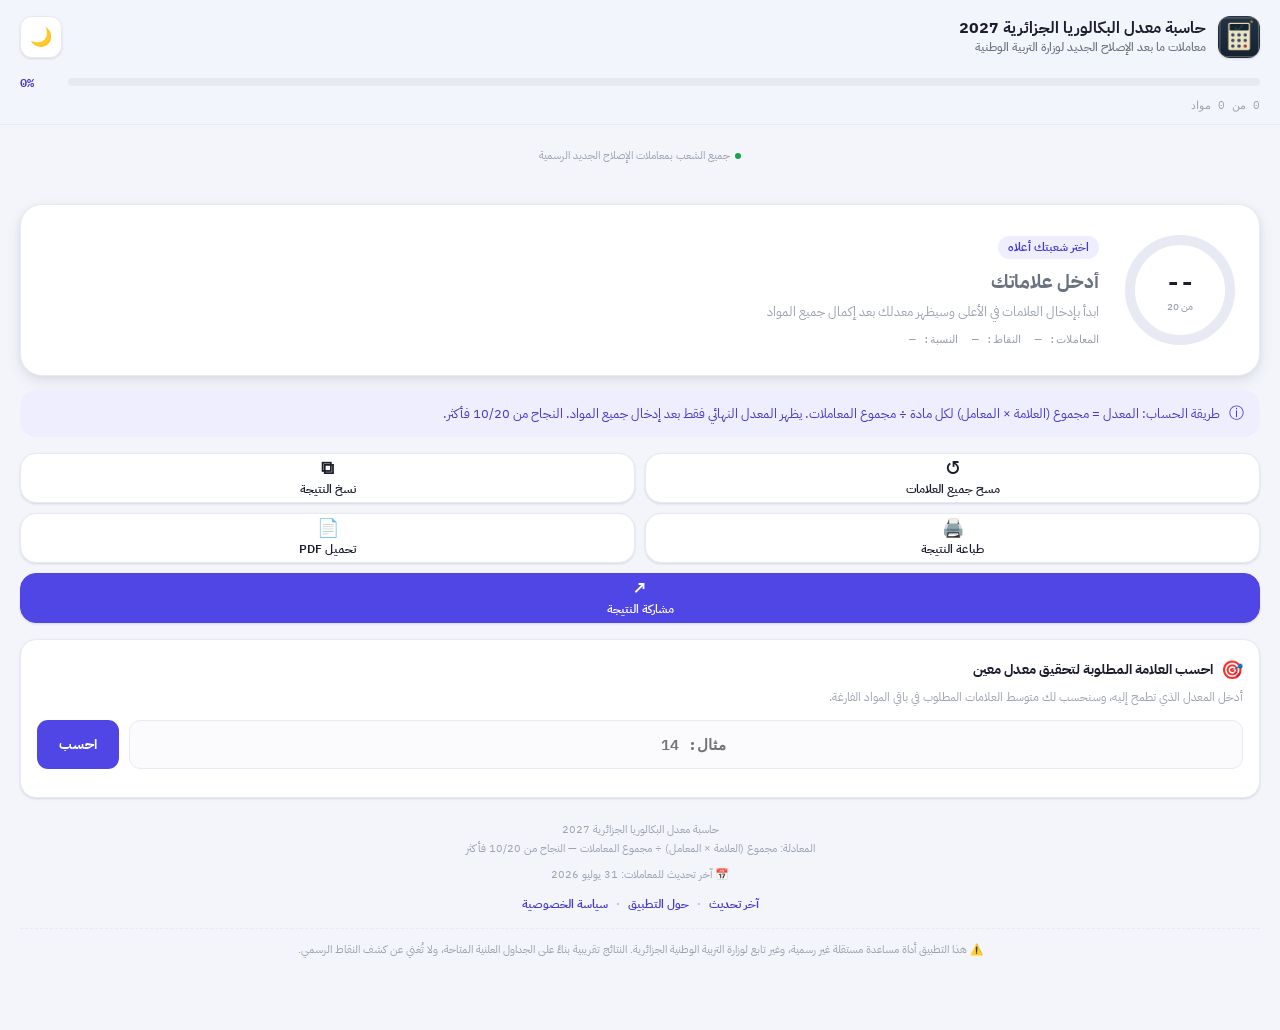
<file: index.html>
<!DOCTYPE html>
<html lang="ar" dir="rtl">
<head>
<meta charset="UTF-8">
<!-- تطبيق الوضع الليلي المحفوظ فورًا (قبل رسم الصفحة) لتفادي أي وميض بالألوان الخاطئة -->
<script>
  try{
    var savedTheme = localStorage.getItem('bacCalc2027_theme');
    if(savedTheme === 'dark') document.documentElement.setAttribute('data-theme','dark');
  }catch(e){}
</script>
<meta name="viewport" content="width=device-width, initial-scale=1.0, viewport-fit=cover">

<!-- ===== عنوان الصفحة ===== -->
<title>حاسبة معدل البكالوريا الجزائرية 2027</title>

<!-- ===== وصف وكلمات مفتاحية لتحسين محركات البحث (SEO) ===== -->
<meta name="description" content="حاسبة معدل البكالوريا الجزائرية 2027 — احسب معدلك بدقة في جميع الشعب (علوم تجريبية، رياضيات، هندسة، تسيير واقتصاد، آداب وفلسفة، لغات أجنبية، فنون) وفق المعاملات الرسمية الجديدة لوزارة التربية الوطنية، مع دعم المواد الاختيارية كالأمازيغية والتربية البدنية.">
<meta name="keywords" content="حاسبة البكالوريا, معدل البكالوريا, بكالوريا الجزائر 2027, معاملات البكالوريا الجديدة, حساب معدل البكالوريا, شعب البكالوريا, bac algerie 2027, معدل البكالوريا الجزائرية, وزارة التربية الوطنية, الإصلاح الجديد للمناهج">
<meta name="author" content="حاسبة معدل البكالوريا الجزائرية">
<meta name="robots" content="index, follow">

<!-- Open Graph (لعرض احترافي عند مشاركة الرابط) -->
<meta property="og:type" content="website">
<meta property="og:title" content="حاسبة معدل البكالوريا الجزائرية 2027">
<meta property="og:description" content="احسب معدل البكالوريا بدقة حسب المعاملات الرسمية الجديدة لجميع الشعب.">
<meta property="og:locale" content="ar_DZ">

<!-- Twitter Card -->
<meta name="twitter:card" content="summary">
<meta name="twitter:title" content="حاسبة معدل البكالوريا الجزائرية 2027">
<meta name="twitter:description" content="احسب معدل البكالوريا بدقة حسب المعاملات الرسمية الجديدة لجميع الشعب.">

<!-- ===== إعدادات PWA: يمكن تثبيت الموقع كتطبيق على الهاتف ===== -->
<link rel="manifest" href="manifest.json">
<meta name="theme-color" content="#4F46E5">
<meta name="apple-mobile-web-app-capable" content="yes">
<meta name="apple-mobile-web-app-status-bar-style" content="black-translucent">
<meta name="apple-mobile-web-app-title" content="معدل البكالوريا">
<link rel="apple-touch-icon" href="icon-180.png">
<link rel="icon" type="image/png" sizes="192x192" href="[data-uri]">

<!-- ===== الخطوط: IBM Plex Sans Arabic (خط عربي احترافي وواضح) ===== -->
<link rel="preconnect" href="https://fonts.googleapis.com">
<link rel="preconnect" href="https://fonts.gstatic.com" crossorigin>
<link href="https://fonts.googleapis.com/css2?family=IBM+Plex+Sans+Arabic:wght@400;500;600;700&family=IBM+Plex+Mono:wght@500;600&display=swap" rel="stylesheet">
<link rel="stylesheet" href="styles.css">
</head>
<body>
<div class="app">
  <div class="toast" id="toast"></div>
  <div class="topbar">
    <div class="brand">
      <img src="[data-uri]" alt="شعار التطبيق">
      <div class="brand-text">
        <h1>حاسبة معدل البكالوريا الجزائرية 2027</h1>
        <div class="tag">معاملات ما بعد الإصلاح الجديد لوزارة التربية الوطنية</div>
      </div>
      <button class="theme-toggle" id="themeToggle" aria-label="تبديل الوضع الليلي/النهاري" title="الوضع الليلي">🌙</button>
    </div>
    <div class="progress-row">
      <div class="progress-track"><div class="progress-fill" id="progressFill"></div></div>
      <div class="progress-label" id="progressLabel">0%</div>
    </div>
    <div class="progress-count" id="progressCount">0 من 0 مواد</div>
  </div>

  <div class="missing-banner" id="missingBanner"></div>

  <div class="branch-scroller" id="branchPicker"></div>
  <div class="legend">
    <span><span class="dot new"></span> جميع الشعب بمعاملات الإصلاح الجديد الرسمية</span>
  </div>

  <div class="cards" id="cardsWrap"></div>

  <div class="result">
    <div class="ring-wrap">
      <svg viewBox="0 0 118 118">
        <circle class="ring-bg" cx="59" cy="59" r="50"></circle>
        <circle class="ring-fg" id="ringFg" cx="59" cy="59" r="50"></circle>
      </svg>
      <div class="ring-center">
        <div class="ring-val" id="avgVal">--</div>
        <div class="ring-lbl">من 20</div>
      </div>
    </div>
    <div class="verdict-wrap">
      <div class="branch-name" id="branchNameLabel">اختر شعبتك أعلاه</div>
      <div class="verdict-row">
        <div class="verdict" id="verdict">أدخل علاماتك</div>
        <span class="grade-badge" id="gradeBadge"></span>
      </div>
      <div class="verdict-sub" id="verdictSub">ابدأ بإدخال العلامات في الأعلى وسيظهر معدلك بعد إكمال جميع المواد</div>
      <div class="totals-mini">
        <span id="sumCoef">المعاملات: —</span>
        <span id="sumPts">النقاط: —</span>
        <span id="percentLabel">النسبة: —</span>
      </div>
    </div>
  </div>

  <div class="method-box">
    <span class="ic">ⓘ</span>
    <span>طريقة الحساب: المعدل = مجموع (العلامة × المعامل) لكل مادة ÷ مجموع المعاملات. يظهر المعدل النهائي فقط بعد إدخال جميع المواد. النجاح من 10/20 فأكثر.</span>
  </div>

  <div class="actions">
    <button class="action-btn reset" id="resetBtn"><span class="ic">↺</span>مسح جميع العلامات</button>
    <button class="action-btn" id="copyBtn"><span class="ic">⧉</span>نسخ النتيجة</button>
    <button class="action-btn" id="printBtn"><span class="ic">🖨️</span>طباعة النتيجة</button>
    <button class="action-btn" id="pdfBtn"><span class="ic">📄</span>تحميل PDF</button>
    <button class="action-btn primary" id="shareBtn"><span class="ic">↗</span>مشاركة النتيجة</button>
  </div>

  <div class="target-box">
    <div class="target-head">
      <span class="ic">🎯</span>
      <span class="target-title">احسب العلامة المطلوبة لتحقيق معدل معين</span>
    </div>
    <div class="target-sub">أدخل المعدل الذي تطمح إليه، وسنحسب لك متوسط العلامات المطلوب في باقي المواد الفارغة.</div>
    <div class="target-row">
      <input type="number" min="0" max="20" step="0.25" class="target-input" id="targetAvgInput" placeholder="مثال: 14">
      <button class="target-btn" id="targetCalcBtn">احسب</button>
    </div>
    <div class="target-result" id="targetResult"></div>
  </div>

  <footer>
    حاسبة معدل البكالوريا الجزائرية 2027<br>
    المعادلة: مجموع (العلامة × المعامل) ÷ مجموع المعاملات — النجاح من 10/20 فأكثر<br>
    <span style="display:block; margin-top:6px;">📅 آخر تحديث للمعاملات: 31 يوليو 2026</span>
    <span class="footer-links">
      <a href="last-update.html">آخر تحديث</a>
      <span>·</span>
      <a href="about.html">حول التطبيق</a>
      <span>·</span>
      <a href="privacy.html">سياسة الخصوصية</a>
    </span>
    <span class="footer-disclaimer">
      ⚠️ هذا التطبيق أداة مساعدة مستقلة غير رسمية، وغير تابع لوزارة التربية الوطنية الجزائرية.
      النتائج تقريبية بناءً على الجداول العلنية المتاحة، ولا تُغني عن كشف النقاط الرسمي.
    </span>
  </footer>
</div>

<script src="script.js" defer></script>
</body>
</html>
</file>
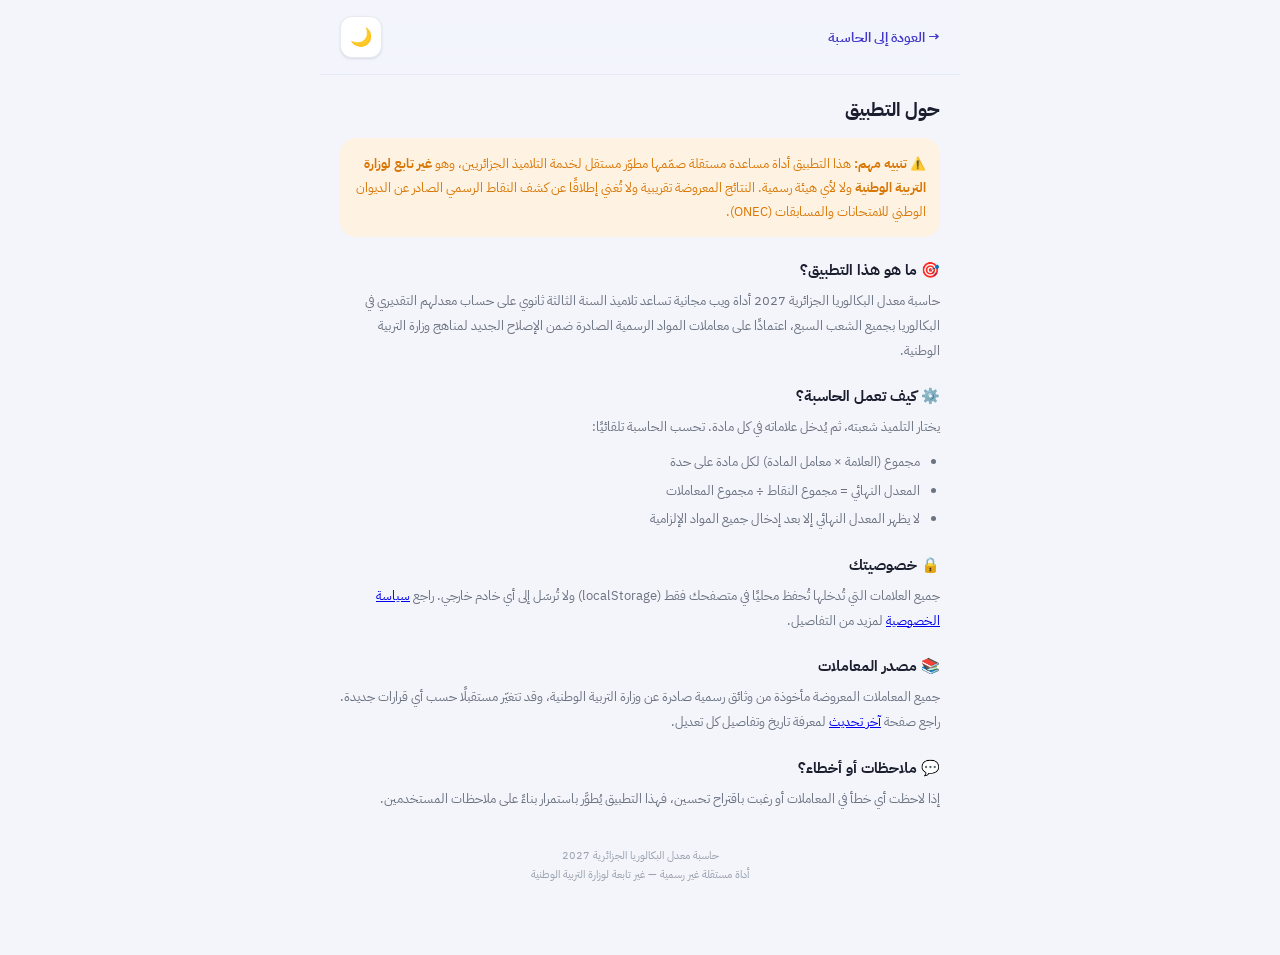
<file: about.html>
<!DOCTYPE html>
<html lang="ar" dir="rtl">
<head>
<meta charset="UTF-8">
<script>
  try{
    var savedTheme = localStorage.getItem('bacCalc2027_theme');
    if(savedTheme === 'dark') document.documentElement.setAttribute('data-theme','dark');
  }catch(e){}
</script>
<meta name="viewport" content="width=device-width, initial-scale=1.0, viewport-fit=cover">
<title>حول التطبيق — حاسبة معدل البكالوريا الجزائرية 2027</title>
<meta name="description" content="تعرّف على حاسبة معدل البكالوريا الجزائرية 2027: أداة مستقلة غير رسمية لحساب المعدل حسب المعاملات الرسمية الجديدة، وكيفية عملها، وحدود دقتها.">
<meta name="keywords" content="حول حاسبة البكالوريا, تطبيق البكالوريا الجزائر, حاسبة معدل مستقلة, بكالوريا 2027">
<meta name="theme-color" content="#4F46E5">
<link rel="preconnect" href="https://fonts.googleapis.com">
<link rel="preconnect" href="https://fonts.gstatic.com" crossorigin>
<link href="https://fonts.googleapis.com/css2?family=IBM+Plex+Sans+Arabic:wght@400;500;600;700&family=IBM+Plex+Mono:wght@500;600&display=swap" rel="stylesheet">
<style>
  :root{
    --bg:#F3F5FB; --card:#FFFFFF; --card-border:#E8EAF3;
    --ink:#1A1E2E; --ink-soft:#6B7280; --ink-faint:#9CA3AF;
    --primary:#4F46E5; --primary-dark:#4338CA; --primary-soft:#EEEEFE;
    --success:#16A34A; --success-soft:#E9F9EE;
    --amber:#D97706; --amber-soft:#FEF3E2;
    --r-lg:22px; --r-md:16px; --r-sm:11px;
    --sh-sm:0 1px 2px rgba(16,24,40,.06), 0 1px 3px rgba(16,24,40,.07);
    --sh-md:0 6px 16px rgba(16,24,40,.08), 0 2px 6px rgba(16,24,40,.05);
    --ease:cubic-bezier(.22,1,.36,1);
    --topbar-bg:rgba(243,245,251,0.85);
  }
  html[data-theme="dark"]{
    --bg:#12141C; --card:#1B1F2B; --card-border:#2A2F3F;
    --ink:#F0F2F8; --ink-soft:#A9AFC3; --ink-faint:#767C90;
    --primary:#7C6FF0; --primary-dark:#9B90FF; --primary-soft:#26234A;
    --success:#22C55E; --success-soft:#123321;
    --amber:#FBBF24; --amber-soft:#3A2A0A;
    --topbar-bg:rgba(18,20,28,0.85);
  }
  *{box-sizing:border-box;}
  html,body{margin:0;padding:0; overflow-x:hidden;}
  body{
    background:var(--bg); color:var(--ink);
    font-family:'IBM Plex Sans Arabic',sans-serif;
    transition:background-color .3s ease, color .3s ease;
    -webkit-font-smoothing:antialiased;
  }
  .app{max-width:640px; margin:0 auto; padding:0 0 60px;}
  .topbar{
    position:sticky; top:0; z-index:10;
    background:var(--topbar-bg);
    backdrop-filter:blur(14px) saturate(160%);
    -webkit-backdrop-filter:blur(14px) saturate(160%);
    padding:16px 20px; border-bottom:1px solid var(--card-border);
    display:flex; align-items:center; justify-content:space-between; gap:10px;
  }
  .back-link{
    display:flex; align-items:center; gap:6px;
    font-weight:600; font-size:13.5px; color:var(--primary-dark);
    text-decoration:none;
  }
  .theme-toggle{
    width:42px; height:42px; border-radius:12px;
    border:1px solid var(--card-border); background:var(--card);
    font-size:18px; cursor:pointer; box-shadow:var(--sh-sm);
  }
  h1{font-size:19px; margin:20px 20px 4px;}
  .update-banner{
    margin:14px 20px; padding:16px;
    background:var(--primary-soft); border-radius:var(--r-md);
    font-size:13px; line-height:1.9; color:var(--primary-dark);
  }
  .update-banner b{display:block; font-size:14.5px; margin-bottom:6px;}
  .changelog{margin:18px 20px; padding:0; list-style:none;}
  .changelog li{
    background:var(--card); border:1px solid var(--card-border);
    border-radius:var(--r-md); padding:12px 14px; margin-bottom:8px;
    font-size:13px; line-height:1.8; color:var(--ink-soft);
    display:flex; gap:10px; align-items:flex-start;
  }
  .changelog li .tick{color:var(--success); flex:0 0 auto; font-weight:700;}
  .branch-section{margin:22px 20px 0;}
  .branch-section h2{
    font-size:15px; display:flex; align-items:center; gap:8px; margin-bottom:8px;
  }
  .badge{
    font-family:'IBM Plex Mono',monospace; font-size:10.5px; font-weight:700;
    background:var(--success-soft); color:var(--success);
    padding:2px 8px; border-radius:99px;
  }
  table{
    width:100%; border-collapse:collapse; background:var(--card);
    border:1px solid var(--card-border); border-radius:var(--r-md);
    overflow:hidden; font-size:13px; margin-bottom:18px;
  }
  th, td{padding:9px 10px; text-align:center; border-bottom:1px solid var(--card-border);}
  th{
    font-family:'IBM Plex Mono',monospace; font-size:10.5px; letter-spacing:.5px;
    color:var(--ink-faint); font-weight:600; text-transform:uppercase;
  }
  td:first-child, th:first-child{text-align:right;}
  tr:last-child td{border-bottom:none;}
  .coef-val{font-family:'IBM Plex Mono',monospace; font-weight:700; color:var(--primary-dark);}
  .opt-note{font-size:11.5px; color:var(--ink-faint); margin:-4px 0 12px; line-height:1.7;}
  footer{text-align:center; padding:24px 20px 10px; font-size:11px; color:var(--ink-faint); line-height:1.8;}

  .content{margin:14px 20px 0;}
  .content h2{font-size:15px; margin:22px 0 8px;}
  .content p{font-size:13px; line-height:1.9; color:var(--ink-soft); margin:0 0 10px;}
  .content ul{margin:0 0 10px; padding-inline-start:20px;}
  .content li{font-size:13px; line-height:1.9; color:var(--ink-soft); margin-bottom:4px;}
  .disclaimer-box{
    background:var(--amber-soft); color:var(--amber);
    border-radius:var(--r-md); padding:14px; font-size:12.5px; line-height:1.9;
    margin:14px 20px;
  }
  .disclaimer-box b{font-weight:700;}
</style>
<body>
<div class="app">
  <div class="topbar">
    <a class="back-link" href="./index.html">→ العودة إلى الحاسبة</a>
    <button class="theme-toggle" id="themeToggle" title="الوضع الليلي">🌙</button>
  </div>

  <h1>حول التطبيق</h1>

  <div class="disclaimer-box">
    ⚠️ <b>تنبيه مهم:</b> هذا التطبيق أداة مساعدة مستقلة صمّمها مطوّر مستقل لخدمة التلاميذ الجزائريين،
    وهو <b>غير تابع لوزارة التربية الوطنية</b> ولا لأي هيئة رسمية. النتائج المعروضة تقريبية ولا تُغني
    إطلاقًا عن كشف النقاط الرسمي الصادر عن الديوان الوطني للامتحانات والمسابقات (ONEC).
  </div>

  <div class="content">
    <h2>🎯 ما هو هذا التطبيق؟</h2>
    <p>حاسبة معدل البكالوريا الجزائرية 2027 أداة ويب مجانية تساعد تلاميذ السنة الثالثة ثانوي على
    حساب معدلهم التقديري في البكالوريا بجميع الشعب السبع، اعتمادًا على معاملات المواد الرسمية
    الصادرة ضمن الإصلاح الجديد لمناهج وزارة التربية الوطنية.</p>

    <h2>⚙️ كيف تعمل الحاسبة؟</h2>
    <p>يختار التلميذ شعبته، ثم يُدخل علاماته في كل مادة. تحسب الحاسبة تلقائيًا:</p>
    <ul>
      <li>مجموع (العلامة × معامل المادة) لكل مادة على حدة</li>
      <li>المعدل النهائي = مجموع النقاط ÷ مجموع المعاملات</li>
      <li>لا يظهر المعدل النهائي إلا بعد إدخال جميع المواد الإلزامية</li>
    </ul>

    <h2>🔒 خصوصيتك</h2>
    <p>جميع العلامات التي تُدخلها تُحفظ محليًا في متصفحك فقط (localStorage) ولا تُرسَل إلى أي خادم
    خارجي. راجع <a href="privacy.html">سياسة الخصوصية</a> لمزيد من التفاصيل.</p>

    <h2>📚 مصدر المعاملات</h2>
    <p>جميع المعاملات المعروضة مأخوذة من وثائق رسمية صادرة عن وزارة التربية الوطنية، وقد تتغيّر
    مستقبلًا حسب أي قرارات جديدة. راجع صفحة <a href="last-update.html">آخر تحديث</a> لمعرفة تاريخ
    وتفاصيل كل تعديل.</p>

    <h2>💬 ملاحظات أو أخطاء؟</h2>
    <p>إذا لاحظت أي خطأ في المعاملات أو رغبت باقتراح تحسين، فهذا التطبيق يُطوَّر باستمرار بناءً على
    ملاحظات المستخدمين.</p>
  </div>

  <footer>
    حاسبة معدل البكالوريا الجزائرية 2027<br>
    أداة مستقلة غير رسمية — غير تابعة لوزارة التربية الوطنية
  </footer>
</div>
<script>
  const themeToggleBtn = document.getElementById('themeToggle');
  function applyIcon(){
    const isDark = document.documentElement.getAttribute('data-theme') === 'dark';
    themeToggleBtn.textContent = isDark ? '☀️' : '🌙';
  }
  themeToggleBtn.addEventListener('click', ()=>{
    const isDark = document.documentElement.getAttribute('data-theme') === 'dark';
    if(isDark){ document.documentElement.removeAttribute('data-theme'); localStorage.setItem('bacCalc2027_theme','light'); }
    else{ document.documentElement.setAttribute('data-theme','dark'); localStorage.setItem('bacCalc2027_theme','dark'); }
    applyIcon();
  });
  applyIcon();
</script>
</body>
</html>
</file>
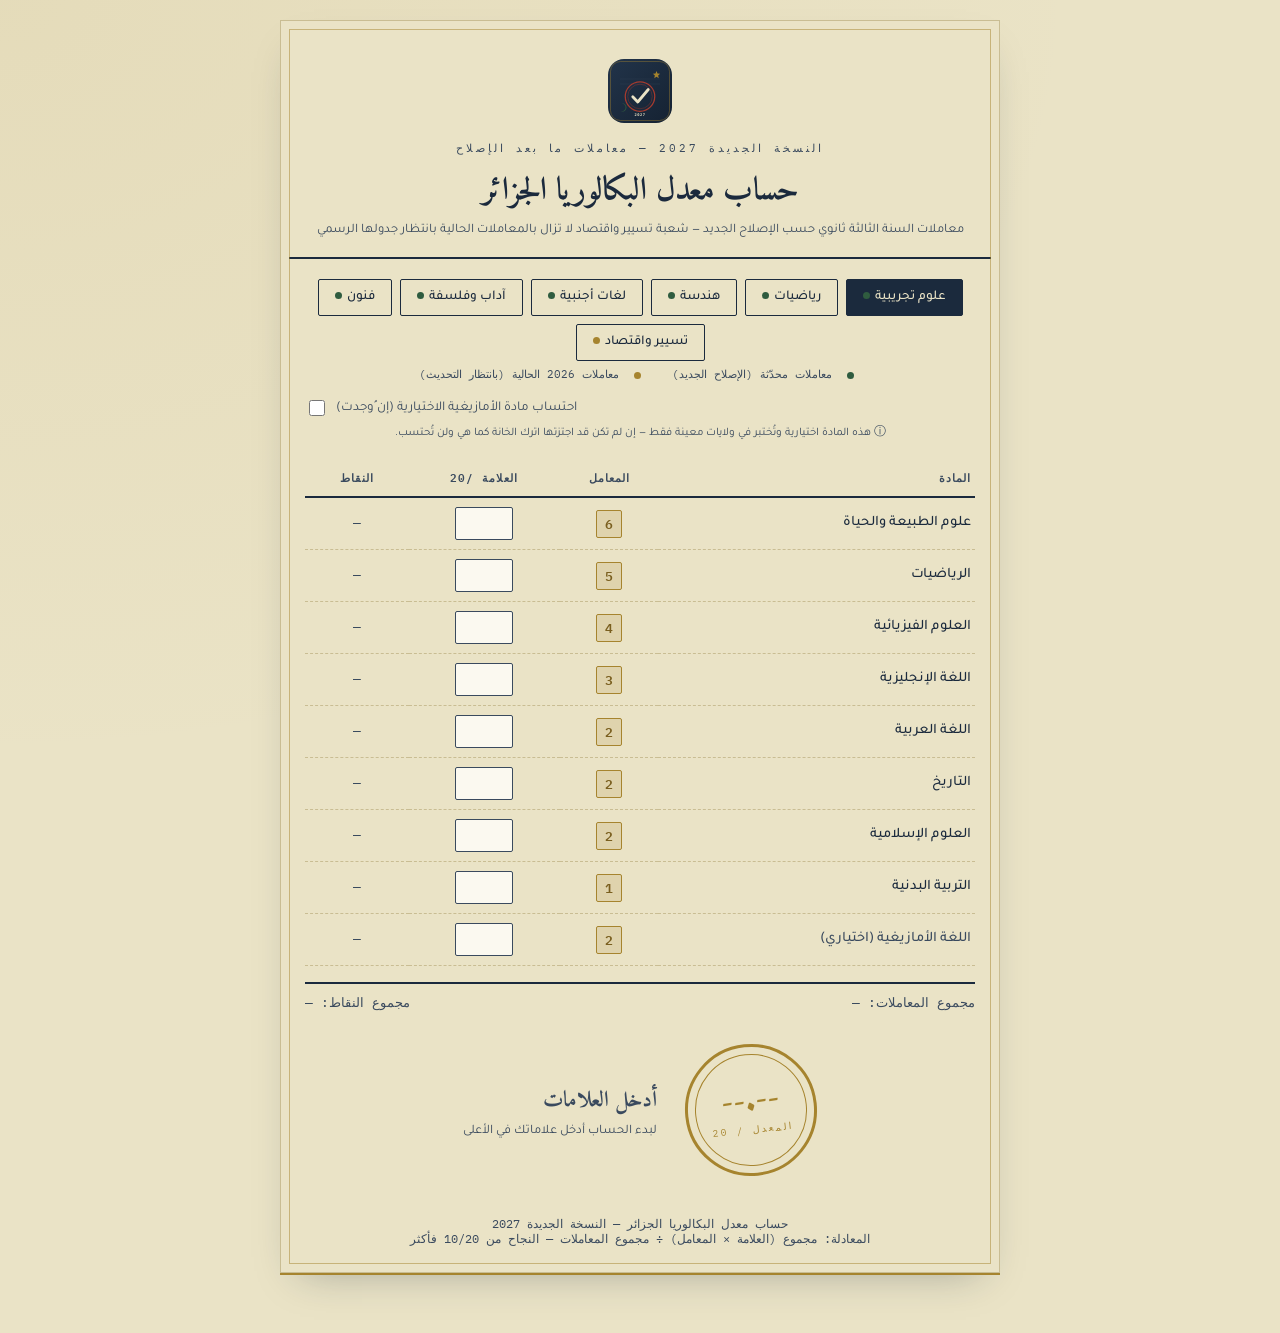
<file: bac-calculator.html>
<!DOCTYPE html>
<html lang="ar" dir="rtl">
<head>
<meta charset="UTF-8">
<meta name="viewport" content="width=device-width, initial-scale=1.0">
<title>حساب معدل البكالوريا الجزائر - النسخة الجديدة 2027</title>
<link rel="icon" type="image/svg+xml" href="[data-uri]">
<link rel="preconnect" href="https://fonts.googleapis.com">
<link href="https://fonts.googleapis.com/css2?family=Amiri:wght@400;700&family=Tajawal:wght@300;400;500;700;900&family=IBM+Plex+Mono:wght@500;600&display=swap" rel="stylesheet">
<style>
  :root{
    --paper:#EAE3C6;
    --paper-dark:#DED4AC;
    --ink:#1B2A3D;
    --ink-soft:#3A4A5E;
    --brass:#A6842E;
    --stamp-red:#A63A2E;
    --seal-green:#2F5C3F;
    --line:#c9bd93;
  }
  *{box-sizing:border-box;}
  html,body{margin:0;padding:0;}
  body{
    background:
      radial-gradient(ellipse at top left, rgba(166,132,46,0.08), transparent 60%),
      var(--paper);
    background-attachment:fixed;
    font-family:'Tajawal',sans-serif;
    color:var(--ink);
    min-height:100vh;
    padding:20px 14px 60px;
  }
  .sheet{
    max-width:720px;
    margin:0 auto;
    background:var(--paper);
    border:1px solid var(--line);
    box-shadow:0 2px 0 var(--brass), 0 18px 40px -20px rgba(27,42,61,0.35);
    position:relative;
  }
  .sheet::before{
    content:"";
    position:absolute; inset:8px;
    border:1px solid rgba(166,132,46,0.5);
    pointer-events:none;
  }
  header{
    text-align:center;
    padding:30px 20px 18px;
    border-bottom:2px solid var(--ink);
    margin:8px 8px 0;
  }
  .eyebrow{
    font-family:'IBM Plex Mono',monospace;
    font-size:11px;
    letter-spacing:3px;
    color:var(--ink-soft);
    text-transform:uppercase;
  }
  h1{
    font-family:'Amiri',serif;
    font-weight:700;
    font-size:32px;
    margin:8px 0 4px;
    color:var(--ink);
  }
  .sub{
    font-size:13px;
    color:var(--ink-soft);
  }

  .branch-picker{
    display:flex;
    flex-wrap:wrap;
    gap:8px;
    padding:20px 24px 6px;
    justify-content:center;
  }
  .branch-btn{
    font-family:'Tajawal',sans-serif;
    font-weight:500;
    font-size:13.5px;
    padding:9px 16px;
    border:1px solid var(--ink);
    background:transparent;
    color:var(--ink);
    cursor:pointer;
    border-radius:2px;
    transition:all .15s ease;
  }
  .branch-btn:hover{background:rgba(27,42,61,0.06);}
  .branch-btn.active{
    background:var(--ink);
    color:var(--paper);
  }
  .status-dot{
    display:inline-block;
    width:7px;height:7px;
    border-radius:50%;
    margin-right:2px;
    vertical-align:middle;
  }
  .status-dot.new{background:#2F5C3F;}
  .status-dot.old{background:#A6842E;}
  .legend{
    text-align:center;
    font-size:11px;
    color:var(--ink-soft);
    padding:0 24px 6px;
    font-family:'IBM Plex Mono',monospace;
  }
  .legend span{margin:0 8px;}
  .tz-note{
    font-size:11.5px;
    color:var(--ink-soft);
    text-align:center;
    padding:2px 24px 4px;
    line-height:1.6;
  }

  table.marks{
    width:calc(100% - 48px);
    margin:14px 24px 6px;
    border-collapse:collapse;
    font-size:14.5px;
  }
  table.marks thead th{
    font-family:'IBM Plex Mono',monospace;
    font-weight:600;
    font-size:11px;
    letter-spacing:1px;
    text-transform:uppercase;
    color:var(--ink-soft);
    border-bottom:2px solid var(--ink);
    padding:6px 4px 10px;
    text-align:center;
  }
  table.marks thead th:first-child{text-align:right;}
  table.marks tbody td{
    padding:9px 4px;
    border-bottom:1px dashed var(--line);
    text-align:center;
    vertical-align:middle;
  }
  table.marks tbody td:first-child{
    text-align:right;
    font-weight:500;
  }
  table.marks tbody tr.optional-row td:first-child{color:var(--ink-soft); font-style:normal;}
  .coef-badge{
    display:inline-block;
    font-family:'IBM Plex Mono',monospace;
    font-weight:600;
    font-size:13px;
    background:rgba(166,132,46,0.16);
    border:1px solid var(--brass);
    color:#7a5f1f;
    min-width:26px;
    padding:2px 4px;
    border-radius:2px;
  }
  input.mark{
    width:58px;
    padding:6px 4px;
    font-family:'IBM Plex Mono',monospace;
    font-size:15px;
    text-align:center;
    border:1px solid var(--ink-soft);
    background:#fbf9f0;
    color:var(--ink);
    border-radius:2px;
  }
  input.mark:focus{
    outline:2px solid var(--brass);
    outline-offset:1px;
  }
  .row-pts{
    font-family:'IBM Plex Mono',monospace;
    font-size:12.5px;
    color:var(--ink-soft);
    min-width:44px;
    display:inline-block;
  }
  .opt-toggle{
    display:flex;
    align-items:center;
    gap:8px;
    justify-content:flex-end;
    font-size:13.5px;
    padding:10px 24px 4px;
    color:var(--ink-soft);
  }
  .opt-toggle input{width:16px;height:16px;accent-color:var(--seal-green);}

  .totals{
    display:flex;
    justify-content:space-between;
    margin:16px 24px 0;
    padding-top:10px;
    border-top:2px solid var(--ink);
    font-family:'IBM Plex Mono',monospace;
    font-size:12.5px;
    color:var(--ink-soft);
  }

  .result-wrap{
    display:flex;
    align-items:center;
    justify-content:center;
    gap:28px;
    padding:34px 20px 30px;
    flex-wrap:wrap;
  }
  .stamp{
    width:132px;height:132px;
    border-radius:50%;
    border:3px solid var(--stamp-color, var(--stamp-red));
    display:flex;flex-direction:column;
    align-items:center;justify-content:center;
    position:relative;
    color:var(--stamp-color, var(--stamp-red));
    transform:rotate(-6deg);
    transition:all .25s ease;
  }
  .stamp::before{
    content:"";
    position:absolute; inset:7px;
    border:1px solid var(--stamp-color, var(--stamp-red));
    border-radius:50%;
  }
  .stamp .val{
    font-family:'Amiri',serif;
    font-weight:700;
    font-size:34px;
    line-height:1;
  }
  .stamp .lbl{
    font-family:'IBM Plex Mono',monospace;
    font-size:9.5px;
    letter-spacing:2px;
    margin-top:4px;
    text-transform:uppercase;
  }
  .verdict{
    font-family:'Amiri',serif;
    font-size:22px;
    font-weight:700;
  }
  .verdict-sub{
    font-size:13px;
    color:var(--ink-soft);
    margin-top:4px;
  }

  footer{
    text-align:center;
    padding:10px 20px 26px;
    font-size:11.5px;
    color:var(--ink-soft);
    font-family:'IBM Plex Mono',monospace;
  }
  footer a{color:var(--ink-soft);}

  @media (max-width:480px){
    h1{font-size:26px;}
    table.marks{font-size:13px;}
    input.mark{width:48px;font-size:14px;}
    .stamp{width:112px;height:112px;}
    .stamp .val{font-size:28px;}
  }
</style>
</head>
<body>
<div class="sheet">
  <header>
    <img src="[data-uri]" alt="شعار التطبيق" style="width:64px;height:64px;border-radius:16px;margin-bottom:10px;">
    <div class="eyebrow">النسخة الجديدة 2027 — معاملات ما بعد الإصلاح</div>
    <h1>حساب معدل البكالوريا الجزائر</h1>
    <div class="sub">معاملات السنة الثالثة ثانوي حسب الإصلاح الجديد — شعبة تسيير واقتصاد لا تزال بالمعاملات الحالية بانتظار جدولها الرسمي</div>
  </header>

  <div class="branch-picker" id="branchPicker"></div>
  <div class="legend">
    <span><span class="status-dot new"></span> معاملات محدّثة (الإصلاح الجديد)</span>
    <span><span class="status-dot old"></span> معاملات 2026 الحالية (بانتظار التحديث)</span>
  </div>

  <div class="opt-toggle" id="tamazightWrap">
    <label style="display:flex;align-items:center;gap:8px;cursor:pointer;">
      <span>احتساب مادة الأمازيغية الاختيارية (إن ُوجدت)</span>
      <input type="checkbox" id="tamazightToggle">
    </label>
  </div>
  <div class="tz-note" id="tzNote">
    ⓘ هذه المادة اختيارية وتُختبر في ولايات معينة فقط — إن لم تكن قد اجتزتها اترك الخانة كما هي ولن تُحتسب.
  </div>

  <table class="marks">
    <thead>
      <tr>
        <th>المادة</th>
        <th>المعامل</th>
        <th>العلامة /20</th>
        <th>النقاط</th>
      </tr>
    </thead>
    <tbody id="marksBody"></tbody>
  </table>

  <div class="totals">
    <span id="sumCoef">مجموع المعاملات: —</span>
    <span id="sumPts">مجموع النقاط: —</span>
  </div>

  <div class="result-wrap">
    <div class="stamp" id="stamp">
      <div class="val" id="avgVal">--.--</div>
      <div class="lbl">المعدل / 20</div>
    </div>
    <div>
      <div class="verdict" id="verdict">أدخل العلامات</div>
      <div class="verdict-sub" id="verdictSub">لبدء الحساب أدخل علاماتك في الأعلى</div>
    </div>
  </div>

  <footer>
    حساب معدل البكالوريا الجزائر — النسخة الجديدة 2027<br>
    المعادلة: مجموع (العلامة × المعامل) ÷ مجموع المعاملات — النجاح من 10/20 فأكثر
  </footer>
</div>

<script>
// ملاحظة: الشعب المعلّمة "قديم" لا تزال بمعاملات 2026 الحالية بانتظار
// صدور الجدول الرسمي الجديد. الشعب المعلّمة "جديد" مأخوذة حرفيًا من
// الجداول الرسمية الصادرة عن وزارة التربية الوطنية للسنة الثالثة ثانوي
// (الإصلاح الجديد - تطبَّق تدريجيًا).
const BRANCH_STATUS = {
  "علوم تجريبية":"جديد",
  "رياضيات":"جديد",
  "هندسة":"جديد",
  "تسيير واقتصاد":"قديم",
  "لغات أجنبية":"جديد",
  "آداب وفلسفة":"جديد",
  "فنون":"جديد"
};

const BRANCHES = {
  // === جديد - من الجدول الرسمي (السنة الثالثة ثانوي) ===
  "علوم تجريبية": [
    ["علوم الطبيعة والحياة",6],["الرياضيات",5],["العلوم الفيزيائية",4],
    ["اللغة الإنجليزية",3],["اللغة العربية",2],
    ["التاريخ",2],["العلوم الإسلامية",2],["التربية البدنية",1]
  ],
  "رياضيات": [
    ["الرياضيات",8],["العلوم الفيزيائية",6],["الإعلام الآلي",3],
    ["اللغة الإنجليزية",3],["علوم الطبيعة والحياة",2],
    ["التاريخ",2],["العلوم الإسلامية",2],["التربية البدنية",1]
  ],
  "هندسة": [
    ["التكنولوجيا",7],["الرياضيات",5],["العلوم الفيزيائية",4],
    ["الإعلام الآلي",3],["اللغة الإنجليزية",3],
    ["التاريخ",2],["العلوم الإسلامية",2],["التربية البدنية",1]
  ],
  "لغات أجنبية": [
    ["اللغة الثالثة (إسبانية/ألمانية/إيطالية)",6],
    ["اللغة الإنجليزية",4],["اللغة الفرنسية",4],["اللغة العربية",2],
    ["التاريخ والجغرافيا",2],["العلوم الإسلامية",2],["التربية البدنية",1]
  ],
  "آداب وفلسفة": [
    ["اللغة العربية",7],["الفلسفة",6],["التاريخ والجغرافيا",4],
    ["اللغة الإنجليزية",3],["اللغة الفرنسية",2],
    ["العلوم الإسلامية",2],["التربية البدنية",1]
  ],
  "فنون": [
    ["فنون 1",6],["فنون 2",5],["اللغة العربية",4],
    ["اللغة الإنجليزية",2],["اللغة الفرنسية",2],
    ["التاريخ والجغرافيا",2],["العلوم الإسلامية",2],["التربية البدنية",1]
  ],

  // === قديم (2026) - بانتظار الجدول الجديد ===
  "تسيير واقتصاد": [
    ["اللغة العربية",3],["اللغة الإنجليزية",2],["اللغة الفرنسية",2],
    ["الرياضيات",5],["الاقتصاد والمناجمنت",5],["القانون",2],
    ["التسيير المحاسبي والمالي",6],["التاريخ والجغرافيا",4],
    ["العلوم الإسلامية",2],["الفلسفة",2],["التربية البدنية",1]
  ]
};
// معامل الأمازيغية الاختيارية ومدى توفرها في السنة الثالثة لكل شعبة
const TAMAZIGHT_COEF = {
  "علوم تجريبية":2, "آداب وفلسفة":3, "لغات أجنبية":2, "فنون":3,
  "تسيير واقتصاد":2, "default":2
};
const TAMAZIGHT_AVAILABLE = {
  "علوم تجريبية":true, "تسيير واقتصاد":true,
  "آداب وفلسفة":true, "لغات أجنبية":true, "فنون":true,
  "رياضيات":false, "هندسة":false
};

let currentBranch = "علوم تجريبية";
let marks = {}; // subject -> value
let includeTamazight = false;
let tamazightMark = "";

const picker = document.getElementById('branchPicker');
const body = document.getElementById('marksBody');
const avgVal = document.getElementById('avgVal');
const stamp = document.getElementById('stamp');
const verdict = document.getElementById('verdict');
const verdictSub = document.getElementById('verdictSub');
const sumCoefEl = document.getElementById('sumCoef');
const sumPtsEl = document.getElementById('sumPts');
const tamazightToggle = document.getElementById('tamazightToggle');

function renderPicker(){
  picker.innerHTML = '';
  Object.keys(BRANCHES).forEach(name=>{
    const b = document.createElement('button');
    b.className = 'branch-btn' + (name===currentBranch ? ' active':'');
    const status = BRANCH_STATUS[name];
    b.innerHTML = name + ` <span class="status-dot ${status==='جديد'?'new':'old'}"></span>`;
    b.title = status==='جديد' ? 'معاملات محدّثة (الإصلاح الجديد)' : 'معاملات 2026 الحالية - بانتظار الجدول الجديد';
    b.onclick = ()=>{ currentBranch = name; marks = {}; includeTamazight=false; tamazightToggle.checked=false; renderPicker(); renderTable(); compute(); };
    picker.appendChild(b);
  });
}

function renderTable(){
  body.innerHTML = '';
  const subjects = BRANCHES[currentBranch];
  subjects.forEach(([name, coef])=>{
    const tr = document.createElement('tr');
    tr.innerHTML = `
      <td>${name}</td>
      <td><span class="coef-badge">${coef}</span></td>
      <td><input type="number" min="0" max="20" step="0.25" class="mark" data-subject="${name}"></td>
      <td><span class="row-pts" data-pts="${name}">—</span></td>
    `;
    body.appendChild(tr);
  });
  // Optional Tamazight row (only for branches offering it in the 3rd year)
  const tzOffered = TAMAZIGHT_AVAILABLE[currentBranch];
  document.getElementById('tamazightWrap').style.display = tzOffered ? 'flex' : 'none';
  document.getElementById('tzNote').style.display = tzOffered ? 'block' : 'none';
  if(tzOffered){
    const trOpt = document.createElement('tr');
    trOpt.className = 'optional-row';
    trOpt.innerHTML = `
      <td>اللغة الأمازيغية (اختياري)</td>
      <td><span class="coef-badge">${TAMAZIGHT_COEF[currentBranch] || TAMAZIGHT_COEF.default}</span></td>
      <td><input type="number" min="0" max="20" step="0.25" class="mark" id="tamazightMark" ${includeTamazight?'':'disabled'}></td>
      <td><span class="row-pts" id="tamazightPts">—</span></td>
    `;
    body.appendChild(trOpt);
  }

  body.querySelectorAll('input.mark[data-subject]').forEach(inp=>{
    inp.value = marks[inp.dataset.subject] ?? '';
    inp.addEventListener('input', e=>{
      marks[e.target.dataset.subject] = e.target.value;
      compute();
    });
  });
  if(tzOffered){
    const tzInput = document.getElementById('tamazightMark');
    tzInput.value = tamazightMark;
    tzInput.addEventListener('input', e=>{ tamazightMark = e.target.value; compute(); });
  }
}

tamazightToggle.addEventListener('change', e=>{
  includeTamazight = e.target.checked;
  const tzInput = document.getElementById('tamazightMark');
  if(tzInput){
    tzInput.disabled = !includeTamazight;
    if(!includeTamazight){ tamazightMark=''; tzInput.value=''; }
  }
  compute();
});

function compute(){
  const subjects = BRANCHES[currentBranch];
  let sumCoef = 0, sumPts = 0, anyEntered = false;

  subjects.forEach(([name, coef])=>{
    const raw = marks[name];
    const el = document.querySelector(`.row-pts[data-pts="${name}"]`);
    if(raw !== undefined && raw !== '' && !isNaN(parseFloat(raw))){
      const v = Math.max(0, Math.min(20, parseFloat(raw)));
      const pts = v * coef;
      sumCoef += coef;
      sumPts += pts;
      anyEntered = true;
      if(el) el.textContent = pts.toFixed(2);
    } else {
      if(el) el.textContent = '—';
    }
  });

  const tzPtsEl = document.getElementById('tamazightPts');
  if(TAMAZIGHT_AVAILABLE[currentBranch] && includeTamazight && tamazightMark !== '' && !isNaN(parseFloat(tamazightMark))){
    const coef = TAMAZIGHT_COEF[currentBranch] || TAMAZIGHT_COEF.default;
    const v = Math.max(0, Math.min(20, parseFloat(tamazightMark)));
    const pts = v * coef;
    sumCoef += coef;
    sumPts += pts;
    anyEntered = true;
    if(tzPtsEl) tzPtsEl.textContent = pts.toFixed(2);
  } else if(tzPtsEl){
    tzPtsEl.textContent = '—';
  }

  sumCoefEl.textContent = `مجموع المعاملات: ${sumCoef || '—'}`;
  sumPtsEl.textContent = `مجموع النقاط: ${anyEntered ? sumPts.toFixed(2) : '—'}`;

  if(!anyEntered || sumCoef === 0){
    avgVal.textContent = '--.--';
    stamp.style.setProperty('--stamp-color', '#A6842E');
    verdict.textContent = 'أدخل العلامات';
    verdict.style.color = '#3A4A5E';
    verdictSub.textContent = 'لبدء الحساب أدخل علاماتك في الأعلى';
    return;
  }

  const avg = sumPts / sumCoef;
  avgVal.textContent = avg.toFixed(2);

  if(avg >= 10){
    stamp.style.setProperty('--stamp-color', '#2F5C3F');
    verdict.textContent = 'ناجح(ة) بإذن الله';
    verdict.style.color = '#2F5C3F';
    verdictSub.textContent = 'المعدل يفوق أو يساوي 10/20 — مبروك مسبقًا!';
  } else {
    stamp.style.setProperty('--stamp-color', '#A63A2E');
    verdict.textContent = 'دون معدل النجاح';
    verdict.style.color = '#A63A2E';
    verdictSub.textContent = 'المعدل أقل من 10/20 — واصل المراجعة، الوقت لا يزال أمامك';
  }
}

renderPicker();
renderTable();
compute();
</script>
</body>
</html>
</file>
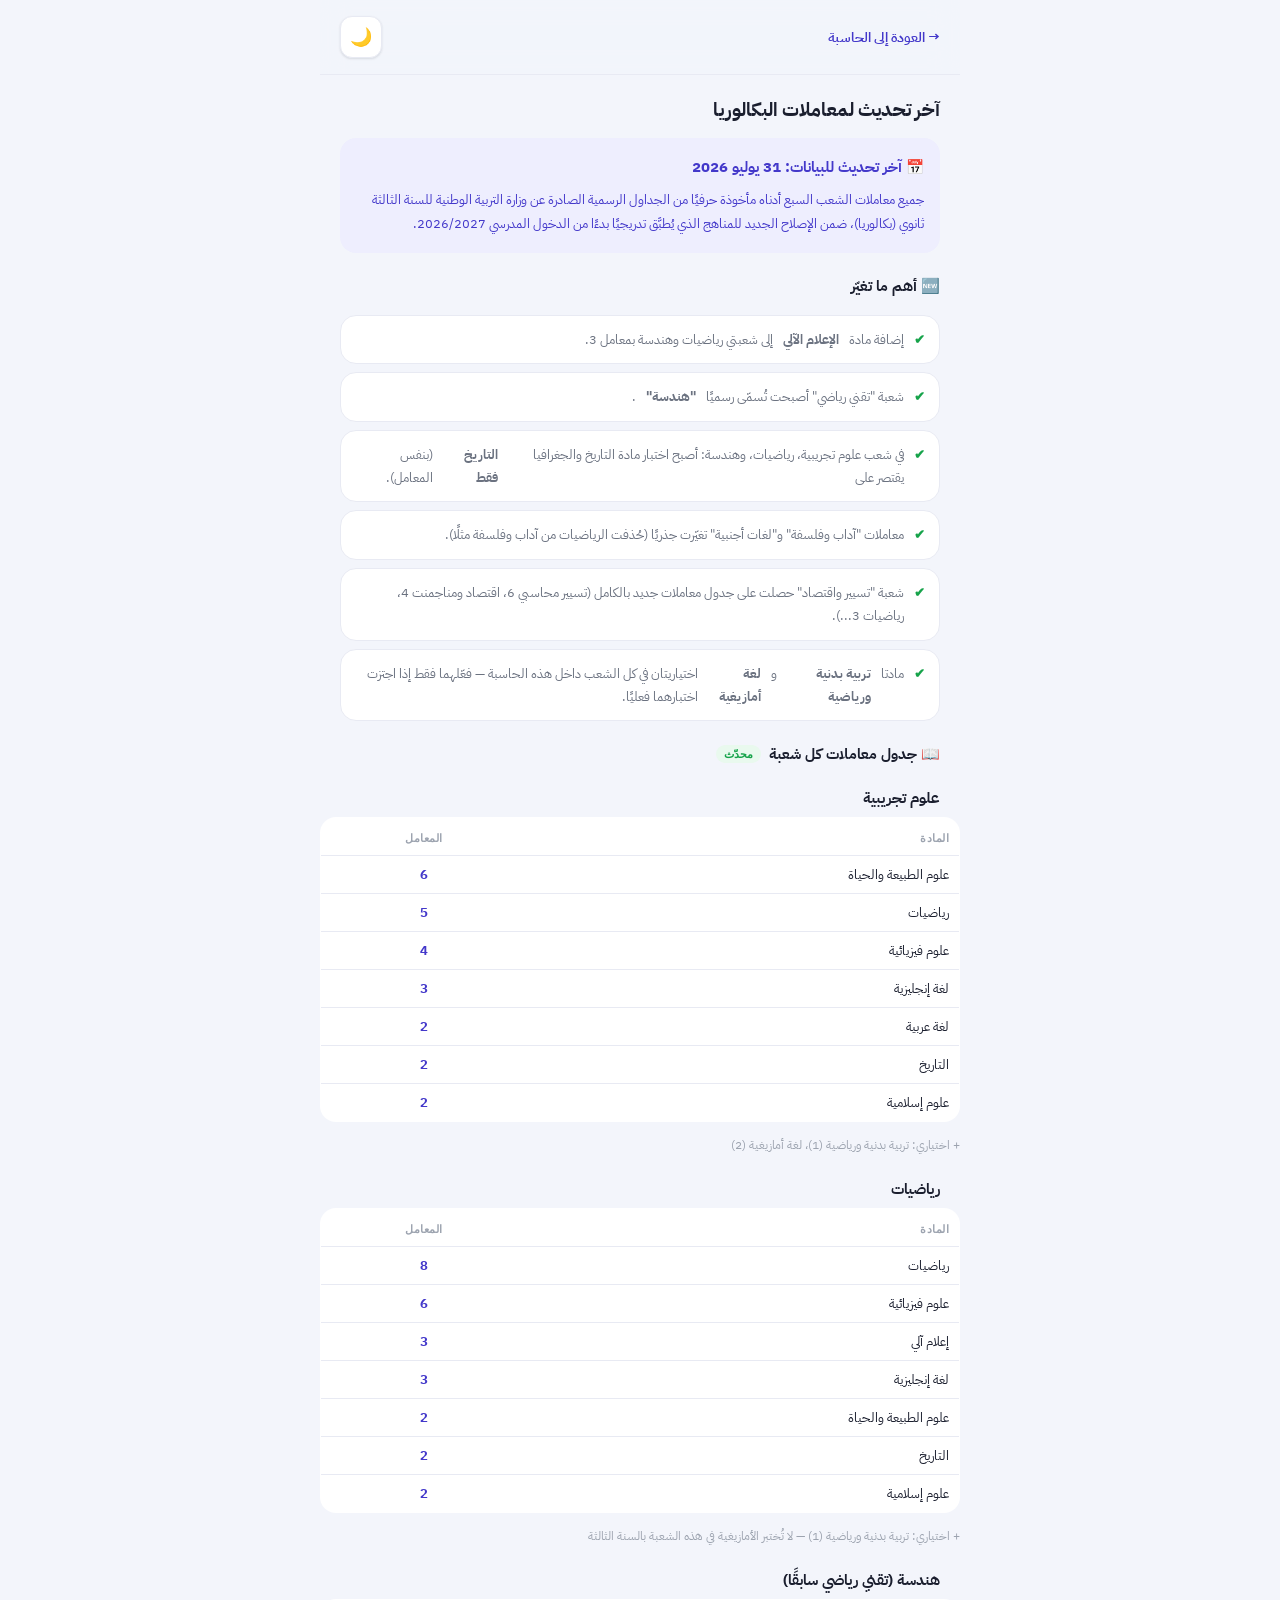
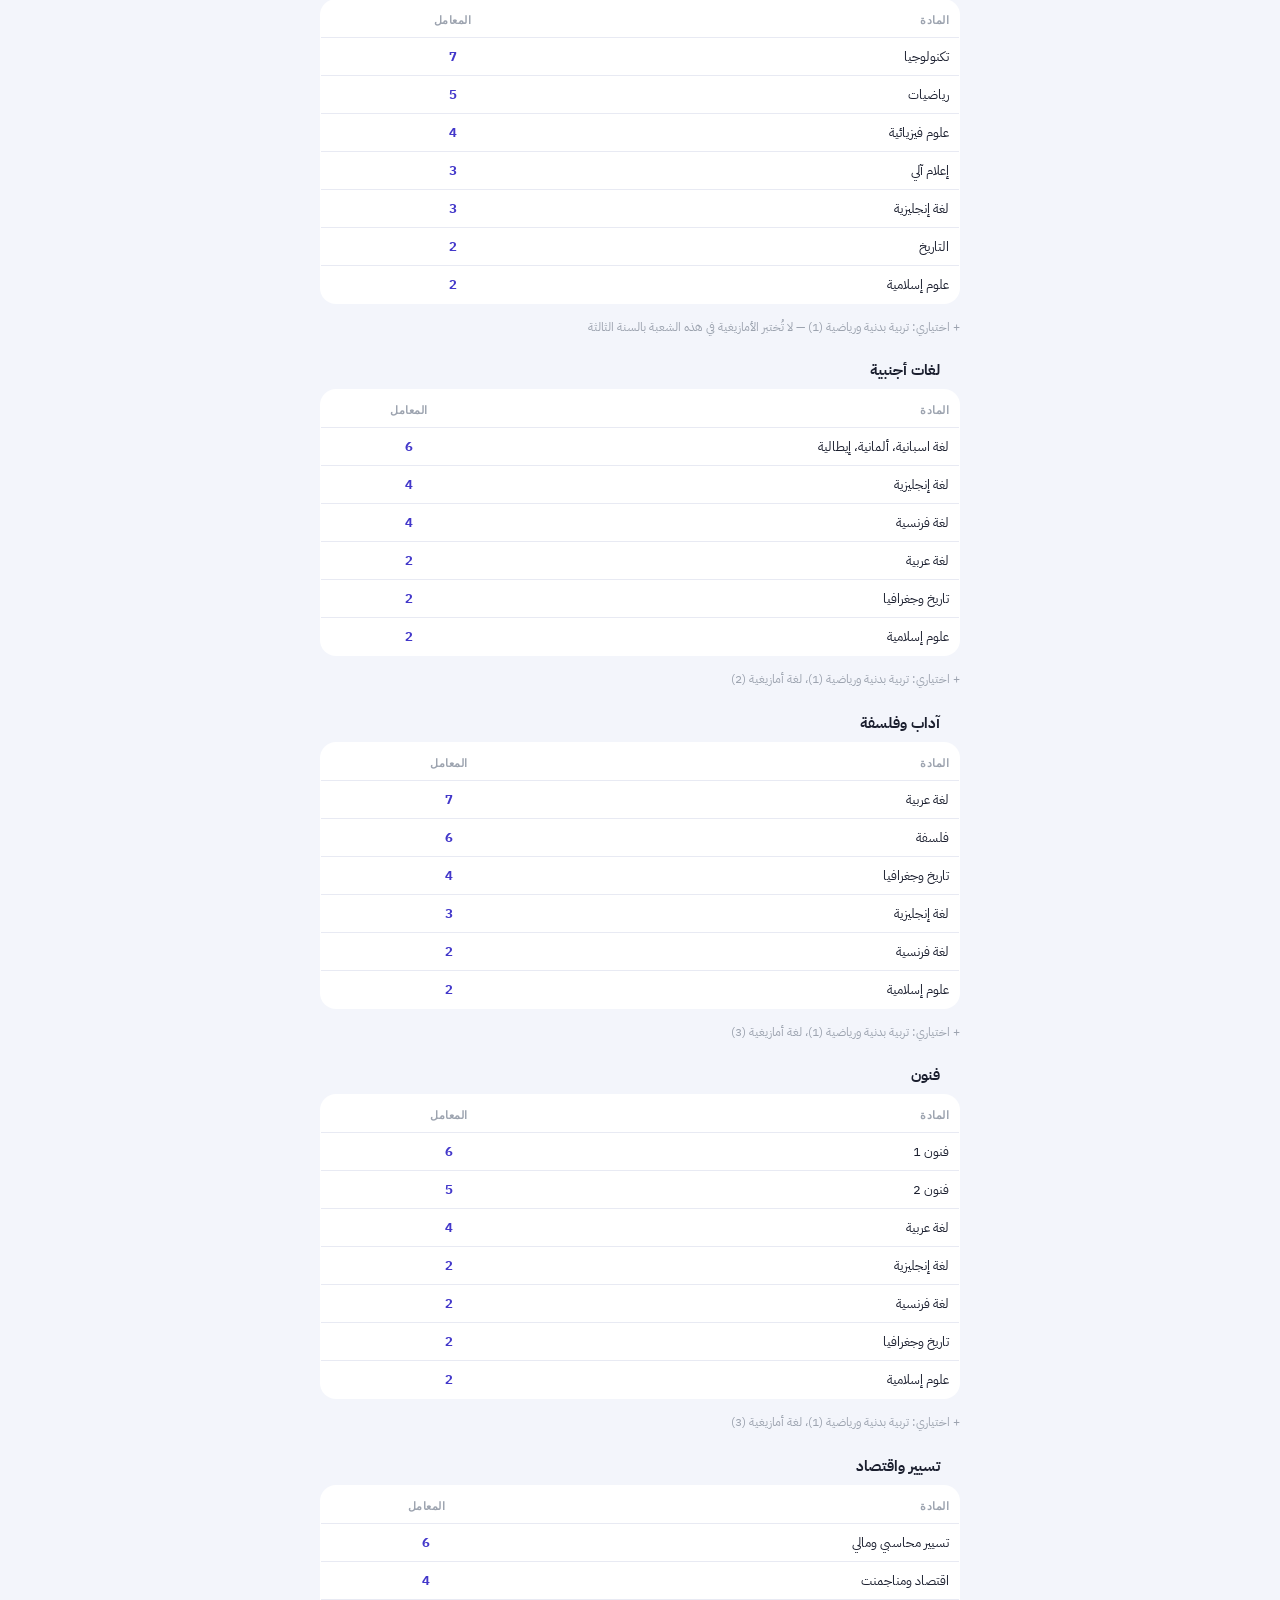
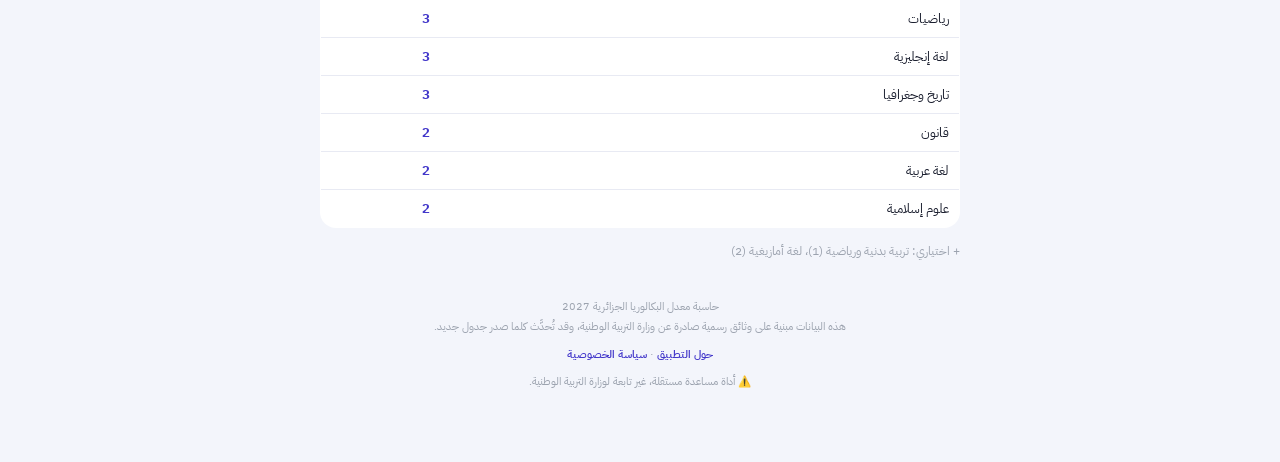
<file: last-update.html>
<!DOCTYPE html>
<html lang="ar" dir="rtl">
<head>
<meta charset="UTF-8">
<script>
  try{
    var savedTheme = localStorage.getItem('bacCalc2027_theme');
    if(savedTheme === 'dark') document.documentElement.setAttribute('data-theme','dark');
  }catch(e){}
</script>
<meta name="viewport" content="width=device-width, initial-scale=1.0, viewport-fit=cover">
<title>آخر تحديث للمعاملات — حاسبة معدل البكالوريا الجزائرية 2027</title>
<meta name="description" content="آخر التعديلات الرسمية على معاملات مواد البكالوريا الجزائرية لجميع الشعب حسب الإصلاح الجديد لوزارة التربية الوطنية، مع جدول كامل لمعاملات كل شعبة.">
<meta name="keywords" content="معاملات البكالوريا الجديدة, آخر تحديث البكالوريا, بكالوريا الجزائر 2027, شعب البكالوريا, وزارة التربية الوطنية">
<meta name="theme-color" content="#4F46E5">
<link rel="preconnect" href="https://fonts.googleapis.com">
<link rel="preconnect" href="https://fonts.gstatic.com" crossorigin>
<link href="https://fonts.googleapis.com/css2?family=IBM+Plex+Sans+Arabic:wght@400;500;600;700&family=IBM+Plex+Mono:wght@500;600&display=swap" rel="stylesheet">
<style>
  :root{
    --bg:#F3F5FB; --card:#FFFFFF; --card-border:#E8EAF3;
    --ink:#1A1E2E; --ink-soft:#6B7280; --ink-faint:#9CA3AF;
    --primary:#4F46E5; --primary-dark:#4338CA; --primary-soft:#EEEEFE;
    --success:#16A34A; --success-soft:#E9F9EE;
    --amber:#D97706; --amber-soft:#FEF3E2;
    --r-lg:22px; --r-md:16px; --r-sm:11px;
    --sh-sm:0 1px 2px rgba(16,24,40,.06), 0 1px 3px rgba(16,24,40,.07);
    --sh-md:0 6px 16px rgba(16,24,40,.08), 0 2px 6px rgba(16,24,40,.05);
    --ease:cubic-bezier(.22,1,.36,1);
    --topbar-bg:rgba(243,245,251,0.85);
  }
  html[data-theme="dark"]{
    --bg:#12141C; --card:#1B1F2B; --card-border:#2A2F3F;
    --ink:#F0F2F8; --ink-soft:#A9AFC3; --ink-faint:#767C90;
    --primary:#7C6FF0; --primary-dark:#9B90FF; --primary-soft:#26234A;
    --success:#22C55E; --success-soft:#123321;
    --amber:#FBBF24; --amber-soft:#3A2A0A;
    --topbar-bg:rgba(18,20,28,0.85);
  }
  *{box-sizing:border-box;}
  html,body{margin:0;padding:0; overflow-x:hidden;}
  body{
    background:var(--bg); color:var(--ink);
    font-family:'IBM Plex Sans Arabic',sans-serif;
    transition:background-color .3s ease, color .3s ease;
    -webkit-font-smoothing:antialiased;
  }
  .app{max-width:640px; margin:0 auto; padding:0 0 60px;}
  .topbar{
    position:sticky; top:0; z-index:10;
    background:var(--topbar-bg);
    backdrop-filter:blur(14px) saturate(160%);
    -webkit-backdrop-filter:blur(14px) saturate(160%);
    padding:16px 20px; border-bottom:1px solid var(--card-border);
    display:flex; align-items:center; justify-content:space-between; gap:10px;
  }
  .back-link{
    display:flex; align-items:center; gap:6px;
    font-weight:600; font-size:13.5px; color:var(--primary-dark);
    text-decoration:none;
  }
  .theme-toggle{
    width:42px; height:42px; border-radius:12px;
    border:1px solid var(--card-border); background:var(--card);
    font-size:18px; cursor:pointer; box-shadow:var(--sh-sm);
  }
  h1{font-size:19px; margin:20px 20px 4px;}
  .update-banner{
    margin:14px 20px; padding:16px;
    background:var(--primary-soft); border-radius:var(--r-md);
    font-size:13px; line-height:1.9; color:var(--primary-dark);
  }
  .update-banner b{display:block; font-size:14.5px; margin-bottom:6px;}
  .changelog{margin:18px 20px; padding:0; list-style:none;}
  .changelog li{
    background:var(--card); border:1px solid var(--card-border);
    border-radius:var(--r-md); padding:12px 14px; margin-bottom:8px;
    font-size:13px; line-height:1.8; color:var(--ink-soft);
    display:flex; gap:10px; align-items:flex-start;
  }
  .changelog li .tick{color:var(--success); flex:0 0 auto; font-weight:700;}
  .branch-section{margin:22px 20px 0;}
  .branch-section h2{
    font-size:15px; display:flex; align-items:center; gap:8px; margin-bottom:8px;
  }
  .badge{
    font-family:'IBM Plex Mono',monospace; font-size:10.5px; font-weight:700;
    background:var(--success-soft); color:var(--success);
    padding:2px 8px; border-radius:99px;
  }
  table{
    width:100%; border-collapse:collapse; background:var(--card);
    border:1px solid var(--card-border); border-radius:var(--r-md);
    overflow:hidden; font-size:13px; margin-bottom:18px;
  }
  th, td{padding:9px 10px; text-align:center; border-bottom:1px solid var(--card-border);}
  th{
    font-family:'IBM Plex Mono',monospace; font-size:10.5px; letter-spacing:.5px;
    color:var(--ink-faint); font-weight:600; text-transform:uppercase;
  }
  td:first-child, th:first-child{text-align:right;}
  tr:last-child td{border-bottom:none;}
  .coef-val{font-family:'IBM Plex Mono',monospace; font-weight:700; color:var(--primary-dark);}
  .opt-note{font-size:11.5px; color:var(--ink-faint); margin:-4px 0 12px; line-height:1.7;}
  footer{text-align:center; padding:24px 20px 10px; font-size:11px; color:var(--ink-faint); line-height:1.8;}
</style>
</head>
<body>
<div class="app">
  <div class="topbar">
    <a class="back-link" href="./index.html">→ العودة إلى الحاسبة</a>
    <button class="theme-toggle" id="themeToggle" title="الوضع الليلي">🌙</button>
  </div>

  <h1>آخر تحديث لمعاملات البكالوريا</h1>

  <div class="update-banner">
    <b>📅 آخر تحديث للبيانات: 31 يوليو 2026</b>
    جميع معاملات الشعب السبع أدناه مأخوذة حرفيًا من الجداول الرسمية الصادرة عن
    وزارة التربية الوطنية للسنة الثالثة ثانوي (بكالوريا)، ضمن الإصلاح الجديد
    للمناهج الذي يُطبَّق تدريجيًا بدءًا من الدخول المدرسي 2026/2027.
  </div>

  <div class="branch-section">
    <h2>🆕 أهم ما تغيّر</h2>
  </div>
  <ul class="changelog">
    <li><span class="tick">✔</span> إضافة مادة <b>الإعلام الآلي</b> إلى شعبتي رياضيات وهندسة بمعامل 3.</li>
    <li><span class="tick">✔</span> شعبة "تقني رياضي" أصبحت تُسمّى رسميًا <b>"هندسة"</b>.</li>
    <li><span class="tick">✔</span> في شعب علوم تجريبية، رياضيات، وهندسة: أصبح اختبار مادة التاريخ والجغرافيا يقتصر على <b>التاريخ فقط</b> (بنفس المعامل).</li>
    <li><span class="tick">✔</span> معاملات "آداب وفلسفة" و"لغات أجنبية" تغيّرت جذريًا (حُذفت الرياضيات من آداب وفلسفة مثلًا).</li>
    <li><span class="tick">✔</span> شعبة "تسيير واقتصاد" حصلت على جدول معاملات جديد بالكامل (تسيير محاسبي 6، اقتصاد ومناجمنت 4، رياضيات 3...).</li>
    <li><span class="tick">✔</span> مادتا <b>تربية بدنية ورياضية</b> و<b>لغة أمازيغية</b> اختياريتان في كل الشعب داخل هذه الحاسبة — فعّلهما فقط إذا اجتزت اختبارهما فعليًا.</li>
  </ul>

  <div class="branch-section"><h2>📖 جدول معاملات كل شعبة <span class="badge">محدّث</span></h2></div>

  <div class="branch-section"><h2>علوم تجريبية</h2></div>
  <table>
    <tr><th>المادة</th><th>المعامل</th></tr>
    <tr><td>علوم الطبيعة والحياة</td><td class="coef-val">6</td></tr>
    <tr><td>رياضيات</td><td class="coef-val">5</td></tr>
    <tr><td>علوم فيزيائية</td><td class="coef-val">4</td></tr>
    <tr><td>لغة إنجليزية</td><td class="coef-val">3</td></tr>
    <tr><td>لغة عربية</td><td class="coef-val">2</td></tr>
    <tr><td>التاريخ</td><td class="coef-val">2</td></tr>
    <tr><td>علوم إسلامية</td><td class="coef-val">2</td></tr>
  </table>
  <div class="opt-note">+ اختياري: تربية بدنية ورياضية (1)، لغة أمازيغية (2)</div>

  <div class="branch-section"><h2>رياضيات</h2></div>
  <table>
    <tr><th>المادة</th><th>المعامل</th></tr>
    <tr><td>رياضيات</td><td class="coef-val">8</td></tr>
    <tr><td>علوم فيزيائية</td><td class="coef-val">6</td></tr>
    <tr><td>إعلام آلي</td><td class="coef-val">3</td></tr>
    <tr><td>لغة إنجليزية</td><td class="coef-val">3</td></tr>
    <tr><td>علوم الطبيعة والحياة</td><td class="coef-val">2</td></tr>
    <tr><td>التاريخ</td><td class="coef-val">2</td></tr>
    <tr><td>علوم إسلامية</td><td class="coef-val">2</td></tr>
  </table>
  <div class="opt-note">+ اختياري: تربية بدنية ورياضية (1) — لا تُختبر الأمازيغية في هذه الشعبة بالسنة الثالثة</div>

  <div class="branch-section"><h2>هندسة (تقني رياضي سابقًا)</h2></div>
  <table>
    <tr><th>المادة</th><th>المعامل</th></tr>
    <tr><td>تكنولوجيا</td><td class="coef-val">7</td></tr>
    <tr><td>رياضيات</td><td class="coef-val">5</td></tr>
    <tr><td>علوم فيزيائية</td><td class="coef-val">4</td></tr>
    <tr><td>إعلام آلي</td><td class="coef-val">3</td></tr>
    <tr><td>لغة إنجليزية</td><td class="coef-val">3</td></tr>
    <tr><td>التاريخ</td><td class="coef-val">2</td></tr>
    <tr><td>علوم إسلامية</td><td class="coef-val">2</td></tr>
  </table>
  <div class="opt-note">+ اختياري: تربية بدنية ورياضية (1) — لا تُختبر الأمازيغية في هذه الشعبة بالسنة الثالثة</div>

  <div class="branch-section"><h2>لغات أجنبية</h2></div>
  <table>
    <tr><th>المادة</th><th>المعامل</th></tr>
    <tr><td>لغة اسبانية، ألمانية، إيطالية</td><td class="coef-val">6</td></tr>
    <tr><td>لغة إنجليزية</td><td class="coef-val">4</td></tr>
    <tr><td>لغة فرنسية</td><td class="coef-val">4</td></tr>
    <tr><td>لغة عربية</td><td class="coef-val">2</td></tr>
    <tr><td>تاريخ وجغرافيا</td><td class="coef-val">2</td></tr>
    <tr><td>علوم إسلامية</td><td class="coef-val">2</td></tr>
  </table>
  <div class="opt-note">+ اختياري: تربية بدنية ورياضية (1)، لغة أمازيغية (2)</div>

  <div class="branch-section"><h2>آداب وفلسفة</h2></div>
  <table>
    <tr><th>المادة</th><th>المعامل</th></tr>
    <tr><td>لغة عربية</td><td class="coef-val">7</td></tr>
    <tr><td>فلسفة</td><td class="coef-val">6</td></tr>
    <tr><td>تاريخ وجغرافيا</td><td class="coef-val">4</td></tr>
    <tr><td>لغة إنجليزية</td><td class="coef-val">3</td></tr>
    <tr><td>لغة فرنسية</td><td class="coef-val">2</td></tr>
    <tr><td>علوم إسلامية</td><td class="coef-val">2</td></tr>
  </table>
  <div class="opt-note">+ اختياري: تربية بدنية ورياضية (1)، لغة أمازيغية (3)</div>

  <div class="branch-section"><h2>فنون</h2></div>
  <table>
    <tr><th>المادة</th><th>المعامل</th></tr>
    <tr><td>فنون 1</td><td class="coef-val">6</td></tr>
    <tr><td>فنون 2</td><td class="coef-val">5</td></tr>
    <tr><td>لغة عربية</td><td class="coef-val">4</td></tr>
    <tr><td>لغة إنجليزية</td><td class="coef-val">2</td></tr>
    <tr><td>لغة فرنسية</td><td class="coef-val">2</td></tr>
    <tr><td>تاريخ وجغرافيا</td><td class="coef-val">2</td></tr>
    <tr><td>علوم إسلامية</td><td class="coef-val">2</td></tr>
  </table>
  <div class="opt-note">+ اختياري: تربية بدنية ورياضية (1)، لغة أمازيغية (3)</div>

  <div class="branch-section"><h2>تسيير واقتصاد</h2></div>
  <table>
    <tr><th>المادة</th><th>المعامل</th></tr>
    <tr><td>تسيير محاسبي ومالي</td><td class="coef-val">6</td></tr>
    <tr><td>اقتصاد ومناجمنت</td><td class="coef-val">4</td></tr>
    <tr><td>رياضيات</td><td class="coef-val">3</td></tr>
    <tr><td>لغة إنجليزية</td><td class="coef-val">3</td></tr>
    <tr><td>تاريخ وجغرافيا</td><td class="coef-val">3</td></tr>
    <tr><td>قانون</td><td class="coef-val">2</td></tr>
    <tr><td>لغة عربية</td><td class="coef-val">2</td></tr>
    <tr><td>علوم إسلامية</td><td class="coef-val">2</td></tr>
  </table>
  <div class="opt-note">+ اختياري: تربية بدنية ورياضية (1)، لغة أمازيغية (2)</div>

  <footer>
    حاسبة معدل البكالوريا الجزائرية 2027<br>
    هذه البيانات مبنية على وثائق رسمية صادرة عن وزارة التربية الوطنية، وقد تُحدَّث كلما صدر جدول جديد.<br>
    <span style="margin-top:8px; display:inline-block;">
      <a href="about.html" style="color:var(--primary-dark); font-weight:600; text-decoration:none;">حول التطبيق</a>
      · <a href="privacy.html" style="color:var(--primary-dark); font-weight:600; text-decoration:none;">سياسة الخصوصية</a>
    </span><br>
    <span style="font-size:10.5px; display:block; margin-top:8px;">⚠️ أداة مساعدة مستقلة، غير تابعة لوزارة التربية الوطنية.</span>
  </footer>
</div>
<script>
  const themeToggleBtn = document.getElementById('themeToggle');
  function applyIcon(){
    const isDark = document.documentElement.getAttribute('data-theme') === 'dark';
    themeToggleBtn.textContent = isDark ? '☀️' : '🌙';
  }
  themeToggleBtn.addEventListener('click', ()=>{
    const isDark = document.documentElement.getAttribute('data-theme') === 'dark';
    if(isDark){ document.documentElement.removeAttribute('data-theme'); localStorage.setItem('bacCalc2027_theme','light'); }
    else{ document.documentElement.setAttribute('data-theme','dark'); localStorage.setItem('bacCalc2027_theme','dark'); }
    applyIcon();
  });
  applyIcon();
</script>
</body>
          </html>
</file>
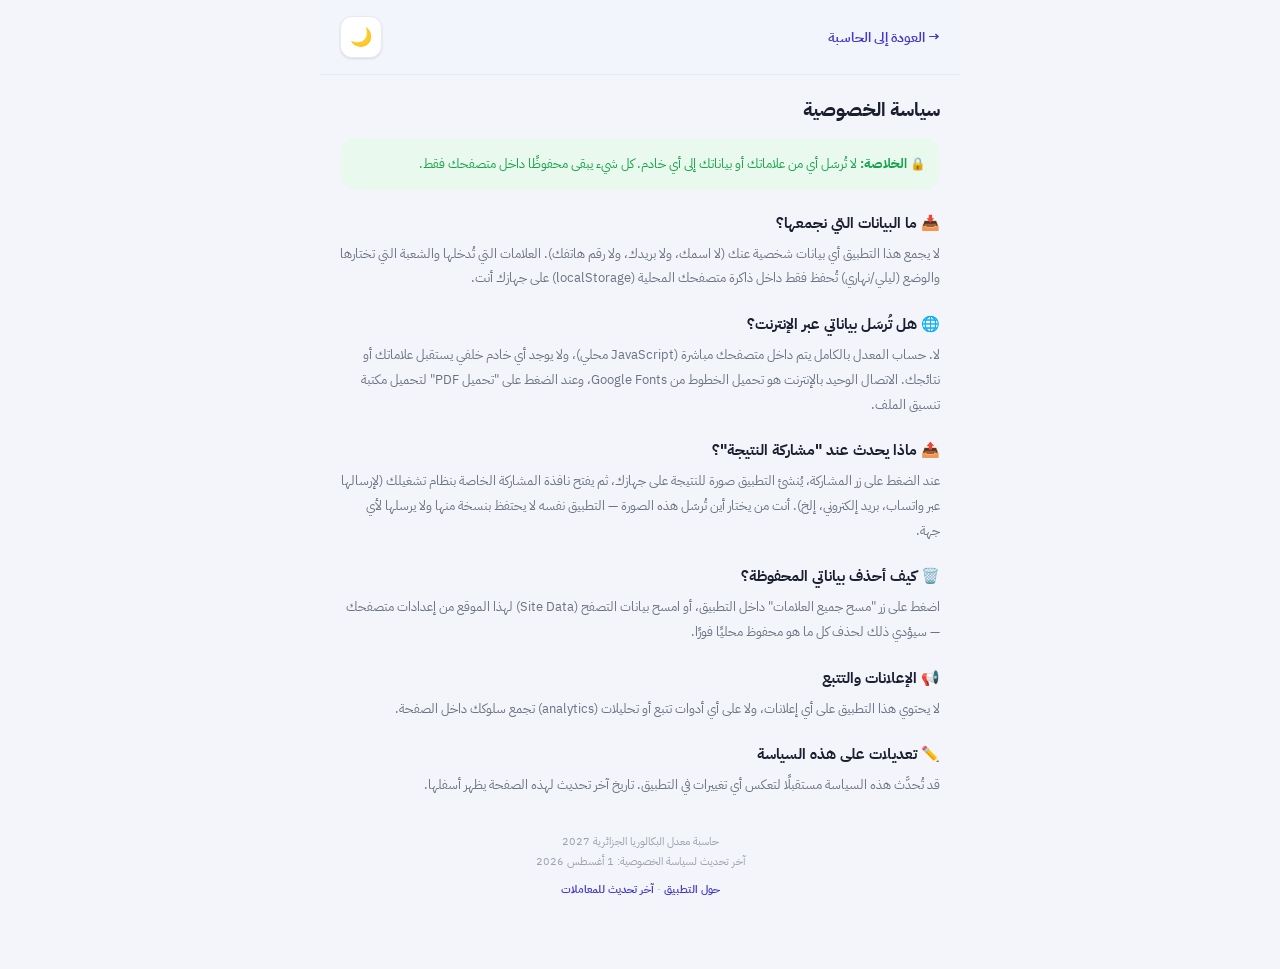
<file: Privacy.html>
<!DOCTYPE html>
<html lang="ar" dir="rtl">
<head>
<meta charset="UTF-8">
<script>
  try{
    var savedTheme = localStorage.getItem('bacCalc2027_theme');
    if(savedTheme === 'dark') document.documentElement.setAttribute('data-theme','dark');
  }catch(e){}
</script>
<meta name="viewport" content="width=device-width, initial-scale=1.0, viewport-fit=cover">
<title>سياسة الخصوصية — حاسبة معدل البكالوريا الجزائرية 2027</title>
<meta name="description" content="سياسة الخصوصية لحاسبة معدل البكالوريا الجزائرية 2027: كل بياناتك تبقى محفوظة محليًا في متصفحك ولا تُرسَل إلى أي خادم.">
<meta name="keywords" content="سياسة الخصوصية, حاسبة البكالوريا الجزائر, خصوصية البيانات">
<meta name="theme-color" content="#4F46E5">
<link rel="preconnect" href="https://fonts.googleapis.com">
<link rel="preconnect" href="https://fonts.gstatic.com" crossorigin>
<link href="https://fonts.googleapis.com/css2?family=IBM+Plex+Sans+Arabic:wght@400;500;600;700&family=IBM+Plex+Mono:wght@500;600&display=swap" rel="stylesheet">
<style>
  :root{
    --bg:#F3F5FB; --card:#FFFFFF; --card-border:#E8EAF3;
    --ink:#1A1E2E; --ink-soft:#6B7280; --ink-faint:#9CA3AF;
    --primary:#4F46E5; --primary-dark:#4338CA; --primary-soft:#EEEEFE;
    --success:#16A34A; --success-soft:#E9F9EE;
    --amber:#D97706; --amber-soft:#FEF3E2;
    --r-lg:22px; --r-md:16px; --r-sm:11px;
    --sh-sm:0 1px 2px rgba(16,24,40,.06), 0 1px 3px rgba(16,24,40,.07);
    --sh-md:0 6px 16px rgba(16,24,40,.08), 0 2px 6px rgba(16,24,40,.05);
    --ease:cubic-bezier(.22,1,.36,1);
    --topbar-bg:rgba(243,245,251,0.85);
  }
  html[data-theme="dark"]{
    --bg:#12141C; --card:#1B1F2B; --card-border:#2A2F3F;
    --ink:#F0F2F8; --ink-soft:#A9AFC3; --ink-faint:#767C90;
    --primary:#7C6FF0; --primary-dark:#9B90FF; --primary-soft:#26234A;
    --success:#22C55E; --success-soft:#123321;
    --amber:#FBBF24; --amber-soft:#3A2A0A;
    --topbar-bg:rgba(18,20,28,0.85);
  }
  *{box-sizing:border-box;}
  html,body{margin:0;padding:0; overflow-x:hidden;}
  body{
    background:var(--bg); color:var(--ink);
    font-family:'IBM Plex Sans Arabic',sans-serif;
    transition:background-color .3s ease, color .3s ease;
    -webkit-font-smoothing:antialiased;
  }
  .app{max-width:640px; margin:0 auto; padding:0 0 60px;}
  .topbar{
    position:sticky; top:0; z-index:10;
    background:var(--topbar-bg);
    backdrop-filter:blur(14px) saturate(160%);
    -webkit-backdrop-filter:blur(14px) saturate(160%);
    padding:16px 20px; border-bottom:1px solid var(--card-border);
    display:flex; align-items:center; justify-content:space-between; gap:10px;
  }
  .back-link{
    display:flex; align-items:center; gap:6px;
    font-weight:600; font-size:13.5px; color:var(--primary-dark);
    text-decoration:none;
  }
  .theme-toggle{
    width:42px; height:42px; border-radius:12px;
    border:1px solid var(--card-border); background:var(--card);
    font-size:18px; cursor:pointer; box-shadow:var(--sh-sm);
  }
  h1{font-size:19px; margin:20px 20px 4px;}
  .update-banner{
    margin:14px 20px; padding:16px;
    background:var(--primary-soft); border-radius:var(--r-md);
    font-size:13px; line-height:1.9; color:var(--primary-dark);
  }
  .update-banner b{display:block; font-size:14.5px; margin-bottom:6px;}
  .changelog{margin:18px 20px; padding:0; list-style:none;}
  .changelog li{
    background:var(--card); border:1px solid var(--card-border);
    border-radius:var(--r-md); padding:12px 14px; margin-bottom:8px;
    font-size:13px; line-height:1.8; color:var(--ink-soft);
    display:flex; gap:10px; align-items:flex-start;
  }
  .changelog li .tick{color:var(--success); flex:0 0 auto; font-weight:700;}
  .branch-section{margin:22px 20px 0;}
  .branch-section h2{
    font-size:15px; display:flex; align-items:center; gap:8px; margin-bottom:8px;
  }
  .badge{
    font-family:'IBM Plex Mono',monospace; font-size:10.5px; font-weight:700;
    background:var(--success-soft); color:var(--success);
    padding:2px 8px; border-radius:99px;
  }
  table{
    width:100%; border-collapse:collapse; background:var(--card);
    border:1px solid var(--card-border); border-radius:var(--r-md);
    overflow:hidden; font-size:13px; margin-bottom:18px;
  }
  th, td{padding:9px 10px; text-align:center; border-bottom:1px solid var(--card-border);}
  th{
    font-family:'IBM Plex Mono',monospace; font-size:10.5px; letter-spacing:.5px;
    color:var(--ink-faint); font-weight:600; text-transform:uppercase;
  }
  td:first-child, th:first-child{text-align:right;}
  tr:last-child td{border-bottom:none;}
  .coef-val{font-family:'IBM Plex Mono',monospace; font-weight:700; color:var(--primary-dark);}
  .opt-note{font-size:11.5px; color:var(--ink-faint); margin:-4px 0 12px; line-height:1.7;}
  footer{text-align:center; padding:24px 20px 10px; font-size:11px; color:var(--ink-faint); line-height:1.8;}

  .content{margin:14px 20px 0;}
  .content h2{font-size:15px; margin:22px 0 8px;}
  .content p{font-size:13px; line-height:1.9; color:var(--ink-soft); margin:0 0 10px;}
  .content ul{margin:0 0 10px; padding-inline-start:20px;}
  .content li{font-size:13px; line-height:1.9; color:var(--ink-soft); margin-bottom:4px;}
  .privacy-badge{
    background:var(--success-soft); color:var(--success);
    border-radius:var(--r-md); padding:14px; font-size:12.5px; line-height:1.9;
    margin:14px 20px;
  }
  .privacy-badge b{font-weight:700;}
</style>
<body>
<div class="app">
  <div class="topbar">
    <a class="back-link" href="./index.html">→ العودة إلى الحاسبة</a>
    <button class="theme-toggle" id="themeToggle" title="الوضع الليلي">🌙</button>
  </div>

  <h1>سياسة الخصوصية</h1>

  <div class="privacy-badge">
    🔒 <b>الخلاصة:</b> لا تُرسَل أي من علاماتك أو بياناتك إلى أي خادم. كل شيء يبقى محفوظًا
    داخل متصفحك فقط.
  </div>

  <div class="content">
    <h2>📥 ما البيانات التي نجمعها؟</h2>
    <p>لا يجمع هذا التطبيق أي بيانات شخصية عنك (لا اسمك، ولا بريدك، ولا رقم هاتفك). العلامات
    التي تُدخلها والشعبة التي تختارها والوضع (ليلي/نهاري) تُحفظ فقط داخل ذاكرة متصفحك المحلية
    (localStorage) على جهازك أنت.</p>

    <h2>🌐 هل تُرسَل بياناتي عبر الإنترنت؟</h2>
    <p>لا. حساب المعدل بالكامل يتم داخل متصفحك مباشرة (JavaScript محلي)، ولا يوجد أي خادم خلفي
    يستقبل علاماتك أو نتائجك. الاتصال الوحيد بالإنترنت هو تحميل الخطوط من Google Fonts، وعند
    الضغط على "تحميل PDF" لتحميل مكتبة تنسيق الملف.</p>

    <h2>📤 ماذا يحدث عند "مشاركة النتيجة"؟</h2>
    <p>عند الضغط على زر المشاركة، يُنشئ التطبيق صورة للنتيجة على جهازك، ثم يفتح نافذة المشاركة
    الخاصة بنظام تشغيلك (لإرسالها عبر واتساب، بريد إلكتروني، إلخ). أنت من يختار أين تُرسَل هذه
    الصورة — التطبيق نفسه لا يحتفظ بنسخة منها ولا يرسلها لأي جهة.</p>

    <h2>🗑️ كيف أحذف بياناتي المحفوظة؟</h2>
    <p>اضغط على زر "مسح جميع العلامات" داخل التطبيق، أو امسح بيانات التصفح (Site Data) لهذا
    الموقع من إعدادات متصفحك — سيؤدي ذلك لحذف كل ما هو محفوظ محليًا فورًا.</p>

    <h2>📢 الإعلانات والتتبع</h2>
    <p>لا يحتوي هذا التطبيق على أي إعلانات، ولا على أي أدوات تتبع أو تحليلات (analytics) تجمع
    سلوكك داخل الصفحة.</p>

    <h2>✏️ تعديلات على هذه السياسة</h2>
    <p>قد تُحدَّث هذه السياسة مستقبلًا لتعكس أي تغييرات في التطبيق. تاريخ آخر تحديث لهذه الصفحة
    يظهر أسفلها.</p>
  </div>

  <footer>
    حاسبة معدل البكالوريا الجزائرية 2027<br>
    آخر تحديث لسياسة الخصوصية: 1 أغسطس 2026<br>
    <span style="margin-top:8px; display:inline-block;">
      <a href="about.html" style="color:var(--primary-dark); font-weight:600; text-decoration:none;">حول التطبيق</a>
      · <a href="last-update.html" style="color:var(--primary-dark); font-weight:600; text-decoration:none;">آخر تحديث للمعاملات</a>
    </span>
  </footer>
</div>
<script>
  const themeToggleBtn = document.getElementById('themeToggle');
  function applyIcon(){
    const isDark = document.documentElement.getAttribute('data-theme') === 'dark';
    themeToggleBtn.textContent = isDark ? '☀️' : '🌙';
  }
  themeToggleBtn.addEventListener('click', ()=>{
    const isDark = document.documentElement.getAttribute('data-theme') === 'dark';
    if(isDark){ document.documentElement.removeAttribute('data-theme'); localStorage.setItem('bacCalc2027_theme','light'); }
    else{ document.documentElement.setAttribute('data-theme','dark'); localStorage.setItem('bacCalc2027_theme','dark'); }
    applyIcon();
  });
  applyIcon();
</script>
</body>
</html>
</file>
<file: styles.css>
/* حاسبة معدل البكالوريا الجزائرية 2027 — الأنماط (CSS) */
/* ===== متغيرات التصميم: الألوان، الحواف، الظلال ===== */
  :root{
    --bg:#F3F5FB;
    --card:#FFFFFF;
    --card-border:#E8EAF3;
    --ink:#1A1E2E;
    --ink-soft:#6B7280;
    --ink-faint:#9CA3AF;
    --primary:#4F46E5;
    --primary-dark:#4338CA;
    --primary-soft:#EEEEFE;
    --success:#16A34A;
    --success-soft:#E9F9EE;
    --danger:#DC2626;
    --danger-soft:#FDEDEC;
    --amber:#D97706;
    --amber-soft:#FEF3E2;
    --topbar-bg:rgba(243,245,251,0.85);
    --input-bg:#FBFBFE;
    --r-lg:22px;
    --r-md:16px;
    --r-sm:11px;
    --sh-sm:0 1px 2px rgba(16,24,40,.06), 0 1px 3px rgba(16,24,40,.07);
    --sh-md:0 6px 16px rgba(16,24,40,.08), 0 2px 6px rgba(16,24,40,.05);
    --sh-lg:0 16px 40px rgba(16,24,40,.14);
    --ease:cubic-bezier(.22,1,.36,1);
  }

  /* ===== الوضع الليلي: تجاوز نفس المتغيرات بألوان داكنة مريحة للعين ===== */
  html[data-theme="dark"]{
    --bg:#12141C;
    --card:#1B1F2B;
    --card-border:#2A2F3F;
    --ink:#F0F2F8;
    --ink-soft:#A9AFC3;
    --ink-faint:#767C90;
    --primary:#7C6FF0;
    --primary-dark:#9B90FF;
    --primary-soft:#26234A;
    --success:#22C55E;
    --success-soft:#123321;
    --danger:#F87171;
    --danger-soft:#3B1A1A;
    --amber:#FBBF24;
    --amber-soft:#3A2A0A;
    --topbar-bg:rgba(18,20,28,0.85);
    --input-bg:#11141C;
  }
  body{ transition:background-color .3s ease, color .3s ease; }
  *{box-sizing:border-box;}
  html,body{margin:0;padding:0;}
  body{
    background:var(--bg);
    font-family:'IBM Plex Sans Arabic',sans-serif;
    color:var(--ink);
    min-height:100vh;
    -webkit-font-smoothing:antialiased;
  }
  .app{
    max-width:560px;
    margin:0 auto;
    padding:0 0 60px;
  }

  /* ===== الشريط العلوي: الشعار وشريط التقدّم ===== */
  .topbar{
    position:sticky; top:0; z-index:20;
    background:var(--topbar-bg);
    backdrop-filter:blur(14px) saturate(160%);
    -webkit-backdrop-filter:blur(14px) saturate(160%);
    padding:16px 20px 12px;
    border-bottom:1px solid var(--card-border);
  }
  .brand{
    display:flex; align-items:center; gap:12px;
  }
  .brand img{width:42px;height:42px;border-radius:12px;box-shadow:var(--sh-sm);}
  .brand-text{flex:1; min-width:0;}
  .brand-text h1{
    font-size:16px; font-weight:700; margin:0; line-height:1.3;
  }
  .brand-text .tag{
    font-size:11.5px; color:var(--ink-soft); font-weight:500;
  }
  .theme-toggle{
    flex:0 0 auto;
    width:42px; height:42px;
    border-radius:12px;
    border:1px solid var(--card-border);
    background:var(--card);
    font-size:18px;
    cursor:pointer;
    box-shadow:var(--sh-sm);
    transition:transform .15s var(--ease), background .2s ease;
  }
  .theme-toggle:active{transform:scale(0.9);}

  .progress-row{
    display:flex; align-items:center; gap:10px;
    margin-top:14px;
  }
  .progress-track{
    flex:1; height:8px; border-radius:99px;
    background:var(--card-border);
    overflow:hidden;
  }
  .progress-fill{
    height:100%; border-radius:99px;
    background:linear-gradient(90deg, var(--primary), #7C6FF0);
    width:0%;
    transition:width .5s var(--ease);
  }
  .progress-label{
    font-family:'IBM Plex Mono',monospace;
    font-size:12px; font-weight:600; color:var(--primary-dark);
    min-width:38px; text-align:left;
  }
  .progress-count{
    font-size:11px; color:var(--ink-faint); margin-top:6px;
    font-family:'IBM Plex Mono',monospace;
  }

  /* ===== تنبيه المواد الناقصة ===== */
  .missing-banner{
    display:none;
    margin:12px 20px 0;
    background:var(--amber-soft);
    color:var(--amber);
    border-radius:var(--r-md);
    padding:12px 14px;
    font-size:12.5px; line-height:1.8;
    animation:cardIn .35s var(--ease);
  }
  .missing-banner.show{display:block;}
  .missing-banner b{font-weight:700;}

  /* ===== منتقي الشعبة (أزرار قابلة للتمرير أفقيًا داخل حاويتها فقط) ===== */
  .branch-scroller{
    display:flex; gap:8px; overflow-x:auto;
    padding:16px 20px 4px;
    scrollbar-width:none;
  }
  .branch-scroller::-webkit-scrollbar{display:none;}
  .chip{
    flex:0 0 auto;
    font-family:'IBM Plex Sans Arabic',sans-serif;
    font-weight:600; font-size:13.5px;
    padding:10px 16px;
    border-radius:99px;
    border:1px solid var(--card-border);
    background:var(--card);
    color:var(--ink);
    cursor:pointer;
    box-shadow:var(--sh-sm);
    display:flex; align-items:center; gap:6px;
    transition:transform .18s var(--ease), background .18s ease, color .18s ease, box-shadow .18s ease;
  }
  .chip:active{transform:scale(0.95);}
  .chip.active{
    background:var(--primary);
    color:#fff;
    border-color:var(--primary);
    box-shadow:0 6px 16px rgba(79,70,229,.32);
  }
  .chip .dot{width:6px;height:6px;border-radius:50%;flex:0 0 auto;}
  .chip .dot.new{background:#16A34A;}
  .chip.active .dot.new{background:#BBF7D0;}
  .chip .dot.old{background:#D97706;}
  .chip.active .dot.old{background:#FDE9C7;}

  .legend{
    display:flex; gap:16px; justify-content:center;
    font-size:11px; color:var(--ink-faint);
    padding:2px 20px 6px;
  }
  .legend span{display:flex; align-items:center; gap:5px;}
  .legend .dot{width:6px;height:6px;border-radius:50%;}
  .legend .dot.new{background:#16A34A;}
  .legend .dot.old{background:#D97706;}

  /* ===== بطاقات المواد الإجبارية ===== */
  .cards{
    padding:8px 20px 4px;
    display:flex; flex-direction:column; gap:10px;
  }
  .card{
    background:var(--card);
    border:1px solid var(--card-border);
    border-radius:var(--r-md);
    padding:14px 16px;
    box-shadow:var(--sh-sm);
    display:flex; align-items:center; justify-content:space-between; gap:12px;
    opacity:0; transform:translateY(8px);
    animation:cardIn .45s var(--ease) forwards;
    transition:box-shadow .2s ease, border-color .2s ease;
  }
  .card.filled{
    border-color:rgba(79,70,229,.25);
    box-shadow:0 2px 10px rgba(79,70,229,.08);
  }
  .card:focus-within{
    border-color:var(--primary);
    box-shadow:0 0 0 4px var(--primary-soft);
  }
  @keyframes cardIn{
    to{opacity:1; transform:translateY(0);}
  }
  .card-left{display:flex; flex-direction:column; align-items:flex-start; gap:2px; min-width:0; flex:1;}
  .subject-name{
    font-weight:600; font-size:14.5px;
    overflow:hidden; text-overflow:ellipsis; white-space:nowrap; max-width:100%;
  }
  .subject-pts{
    font-family:'IBM Plex Mono',monospace;
    font-size:11px; font-weight:500;
    color:var(--ink-faint);
    transition:color .2s ease;
  }
  .card.filled .subject-pts{ color:var(--primary-dark); }
  .coef-pill{
    font-family:'IBM Plex Mono',monospace;
    font-weight:600; font-size:12px;
    background:var(--primary-soft);
    color:var(--primary-dark);
    padding:3px 9px;
    border-radius:99px;
    flex:0 0 auto;
  }
  .mark-field{
    position:relative;
    flex:0 0 auto;
  }
  .field-clear{
    position:absolute; top:-6px; left:-6px;
    width:20px; height:20px; border-radius:50%;
    border:none; background:var(--ink-faint); color:#fff;
    font-size:12px; line-height:1; cursor:pointer;
    display:none; align-items:center; justify-content:center;
    box-shadow:0 1px 3px rgba(0,0,0,.2);
    transition:background .15s ease, transform .15s ease;
  }
  .field-clear.show{display:flex;}
  .field-clear:active{transform:scale(0.85);}
  .field-clear:hover{background:var(--danger);}
  input.mark{
    width:78px;
    padding:9px 6px;
    font-family:'IBM Plex Mono',monospace;
    font-size:15px; font-weight:600;
    text-align:center;
    border:1.5px solid var(--card-border);
    border-radius:var(--r-sm);
    background:var(--input-bg);
    color:var(--ink);
    transition:border-color .18s ease, box-shadow .18s ease, background .18s ease;
  }
  input.mark::placeholder{
    font-family:'IBM Plex Sans Arabic',sans-serif;
    font-size:10.5px; font-weight:500;
    color:var(--ink-faint);
  }
  input.mark:focus{
    outline:none;
    border-color:var(--primary);
    background:var(--card);
    box-shadow:0 0 0 4px var(--primary-soft);
  }
  input.mark.valid{border-color:rgba(22,163,74,.45); background:var(--success-soft);}
  input.mark.err{border-color:var(--danger); background:var(--danger-soft); animation:shake .32s ease;}
  @keyframes shake{
    0%,100%{transform:translateX(0);} 25%{transform:translateX(-4px);} 75%{transform:translateX(4px);}
  }

  /* ===== بطاقات المواد الاختيارية (الأمازيغية والتربية البدنية) ===== */
  .opt-card{
    background:var(--card);
    border:1px dashed var(--card-border);
    border-radius:var(--r-md);
    padding:12px 16px;
    display:flex; flex-direction:column; gap:10px;
    animation:cardIn .45s var(--ease) forwards;
    opacity:0; transform:translateY(8px);
  }
  .opt-head{
    display:flex; align-items:center; justify-content:space-between; gap:10px;
  }
  .opt-title{
    font-size:13.5px; font-weight:600; color:var(--ink);
  }
  .opt-sub{
    font-size:11px; color:var(--ink-faint); margin-top:2px; line-height:1.5;
  }
  /* مفتاح تفعيل (Toggle Switch) بحجم مريح للمس على الهاتف */
  .switch{
    position:relative; width:48px; height:28px; flex:0 0 auto;
  }
  .switch input{opacity:0; width:0; height:0; position:absolute;}
  .switch-track{
    position:absolute; inset:0;
    background:#D1D5DB;
    border-radius:99px;
    cursor:pointer;
    transition:background .25s ease;
  }
  .switch-track::before{
    content:"";
    position:absolute; top:3px; right:3px;
    width:22px; height:22px; border-radius:50%;
    background:#fff;
    box-shadow:0 1px 3px rgba(0,0,0,.25);
    transition:transform .25s var(--ease);
  }
  .switch input:checked + .switch-track{background:var(--primary);}
  .switch input:checked + .switch-track::before{transform:translateX(-20px);}

  .opt-body{
    max-height:0; overflow:hidden;
    transition:max-height .32s var(--ease), opacity .28s ease;
    opacity:0;
    display:flex; align-items:center; gap:10px;
  }
  .opt-body.open{max-height:70px; opacity:1; padding-top:2px;}
  .opt-label-text{
    font-size:12.5px; color:var(--ink-soft);
    flex:1; min-width:0;
    overflow:hidden; text-overflow:ellipsis; white-space:nowrap;
  }
  .opt-body .subject-pts{ flex:0 0 auto; }

  /* ===== بطاقة النتيجة النهائية (حلقة المعدل) ===== */
  .result{
    margin:22px 20px 0;
    background:var(--card);
    border:1px solid var(--card-border);
    border-radius:var(--r-lg);
    box-shadow:var(--sh-md);
    padding:26px 20px;
    display:flex; align-items:center; gap:22px;
    transition:box-shadow .3s ease;
  }
  .result.reveal{ animation:resultReveal .55s var(--ease); }
  @keyframes resultReveal{
    0%{ transform:scale(0.97); box-shadow:var(--sh-sm); }
    55%{ transform:scale(1.015); }
    100%{ transform:scale(1); box-shadow:var(--sh-md); }
  }
  .ring-wrap{ position:relative; width:118px; height:118px; flex:0 0 auto;}
  .ring-wrap svg{ width:118px; height:118px; transform:rotate(-90deg);}
  .ring-bg{ fill:none; stroke:var(--card-border); stroke-width:10;}
  .ring-fg{
    fill:none; stroke:var(--ink-faint); stroke-width:10;
    stroke-linecap:round;
    stroke-dasharray:314;
    stroke-dashoffset:314;
    transition:stroke-dashoffset .6s var(--ease), stroke .4s ease;
  }
  .ring-center{
    position:absolute; inset:0;
    display:flex; flex-direction:column; align-items:center; justify-content:center;
  }
  .ring-val{ font-family:'IBM Plex Mono',monospace; font-weight:700; font-size:24px; color:var(--ink);}
  .ring-lbl{ font-size:10px; color:var(--ink-faint); font-weight:500; margin-top:1px;}

  .verdict-wrap{flex:1; min-width:0;}
  .branch-name{
    font-size:11.5px; font-weight:600; color:var(--primary-dark);
    background:var(--primary-soft);
    display:inline-block; padding:3px 10px; border-radius:99px;
    margin-bottom:8px;
  }
  .verdict-row{display:flex; align-items:center; gap:8px; flex-wrap:wrap;}
  .verdict{ font-size:19px; font-weight:700; color:var(--ink-soft); transition:color .3s ease;}
  .grade-badge{
    font-size:11px; font-weight:700;
    padding:3px 10px; border-radius:99px;
    display:none;
  }
  .grade-badge.show{display:inline-block;}
  .grade-badge.success{background:var(--success-soft); color:var(--success);}
  .grade-badge.primary{background:var(--primary-soft); color:var(--primary-dark);}
  .grade-badge.amber{background:var(--amber-soft); color:var(--amber);}
  .grade-badge.danger{background:var(--danger-soft); color:var(--danger);}
  .verdict-sub{ font-size:12.5px; color:var(--ink-faint); margin-top:6px; line-height:1.6;}
  .totals-mini{
    display:flex; gap:14px; margin-top:10px; flex-wrap:wrap;
    font-family:'IBM Plex Mono',monospace; font-size:11px; color:var(--ink-faint);
  }

  /* ===== صندوق شرح طريقة الحساب ===== */
  .method-box{
    margin:14px 20px 0;
    background:var(--primary-soft);
    border-radius:var(--r-md);
    padding:13px 16px;
    font-size:12.5px;
    color:var(--primary-dark);
    line-height:1.7;
    display:flex; align-items:flex-start; gap:9px;
  }
  .method-box .ic{flex:0 0 auto; font-size:15px; line-height:1.4;}

  /* ===== أزرار الإجراءات: إعادة تعيين / نسخ / مشاركة ===== */
  .actions{
    display:grid; grid-template-columns:1fr 1fr; gap:10px;
    margin:16px 20px 0;
  }
  .actions .action-btn:last-child:nth-child(odd){ grid-column:1 / -1; }
  .action-btn{
    min-height:50px;
    display:flex; flex-direction:column; align-items:center; justify-content:center; gap:3px;
    border-radius:var(--r-md);
    border:1px solid var(--card-border);
    background:var(--card);
    color:var(--ink);
    font-family:'IBM Plex Sans Arabic',sans-serif;
    font-weight:600; font-size:12px;
    cursor:pointer;
    box-shadow:var(--sh-sm);
    transition:transform .15s var(--ease), box-shadow .15s ease, background .15s ease;
  }
  .action-btn .ic{font-size:18px; line-height:1;}
  .action-btn:active{transform:scale(0.95);}
  .action-btn.primary{background:var(--primary); border-color:var(--primary); color:#fff;}
  .action-btn.reset:active{background:var(--danger-soft);}

  /* ===== أداة حساب العلامة المطلوبة لتحقيق معدل معيّن ===== */
  .target-box{
    margin:16px 20px 0;
    background:var(--card);
    border:1px solid var(--card-border);
    border-radius:var(--r-md);
    padding:16px;
    box-shadow:var(--sh-sm);
  }
  .target-head{
    display:flex; align-items:center; gap:8px;
  }
  .target-head .ic{font-size:18px;}
  .target-title{font-weight:700; font-size:14px; color:var(--ink);}
  .target-sub{font-size:11.5px; color:var(--ink-faint); margin-top:6px; line-height:1.6;}
  .target-row{
    display:flex; gap:10px; margin-top:12px;
  }
  .target-input{
    flex:1; min-width:0;
    padding:11px 12px;
    font-family:'IBM Plex Mono',monospace; font-size:15px; font-weight:600;
    text-align:center;
    border:1.5px solid var(--card-border);
    border-radius:var(--r-sm);
    background:var(--input-bg);
    color:var(--ink);
    min-height:44px;
  }
  .target-input:focus{
    outline:none; border-color:var(--primary);
    box-shadow:0 0 0 4px var(--primary-soft);
  }
  .target-btn{
    flex:0 0 auto;
    padding:0 22px;
    min-height:44px;
    border:none; border-radius:var(--r-sm);
    background:var(--primary); color:#fff;
    font-family:'IBM Plex Sans Arabic',sans-serif;
    font-weight:700; font-size:13.5px;
    cursor:pointer;
    transition:transform .15s var(--ease);
  }
  .target-btn:active{transform:scale(0.95);}
  .target-result{
    margin-top:12px;
    font-size:13px; line-height:1.8;
    color:var(--ink-soft);
    min-height:0;
  }
  .target-result.show{
    padding-top:12px; border-top:1px dashed var(--card-border);
  }
  .target-result b{color:var(--ink); font-family:'IBM Plex Mono',monospace;}

  /* ===== رسائل التنبيه المؤقتة (Toast) ===== */
  .toast{
    position:fixed; left:50%; bottom:24px;
    transform:translateX(-50%) translateY(20px);
    background:var(--ink);
    color:#fff;
    font-size:13px; font-weight:500;
    padding:12px 20px;
    border-radius:99px;
    box-shadow:var(--sh-lg);
    opacity:0; pointer-events:none;
    transition:opacity .25s var(--ease), transform .25s var(--ease);
    z-index:100;
    max-width:88vw; text-align:center;
    white-space:nowrap; overflow:hidden; text-overflow:ellipsis;
  }
  .toast.show{opacity:1; transform:translateX(-50%) translateY(0);}
  .toast.error{background:var(--danger);}
  .toast.success{background:var(--success);}

  footer{
    text-align:center;
    padding:22px 20px 10px;
    font-size:11px;
    color:var(--ink-faint);
    line-height:1.8;
  }
  .footer-links{
    display:flex; justify-content:center; gap:8px; align-items:center;
    margin-top:10px; font-size:11.5px;
  }
  .footer-links a{
    color:var(--primary-dark); font-weight:600; text-decoration:none;
  }
  .footer-disclaimer{
    display:block; margin-top:12px; padding-top:12px;
    border-top:1px dashed var(--card-border);
    font-size:10.5px; line-height:1.8; color:var(--ink-faint);
  }

  @media (max-width:420px){
    .result{flex-direction:column; text-align:center;}
    .verdict-sub{text-align:center;}
    .totals-mini{justify-content:center;}
  }

  /* ===== إعدادات عامة: منع أي تمرير أفقي، وضمان مساحة لمس مريحة لكل عنصر تفاعلي ===== */
  html, body{overflow-x:hidden; width:100%;}
  .app{max-width:100vw;}
  button, input, .chip, .switch{ touch-action:manipulation; }
  .chip{min-height:40px;}
  input.mark{min-height:44px;}

  /* ===== وضع الطباعة: طباعة بطاقة النتيجة فقط بشكل نظيف ===== */
  @media print{
    body{background:#fff !important;}
    .topbar, .branch-scroller, .legend, .cards, .method-box,
    .actions, .target-box, .toast, .missing-banner, footer{display:none !important;}
    .app{max-width:100%;}
    .result{
      box-shadow:none !important; border:2px solid #1A1E2E !important;
      margin:20px !important;
    }
}
</file>
